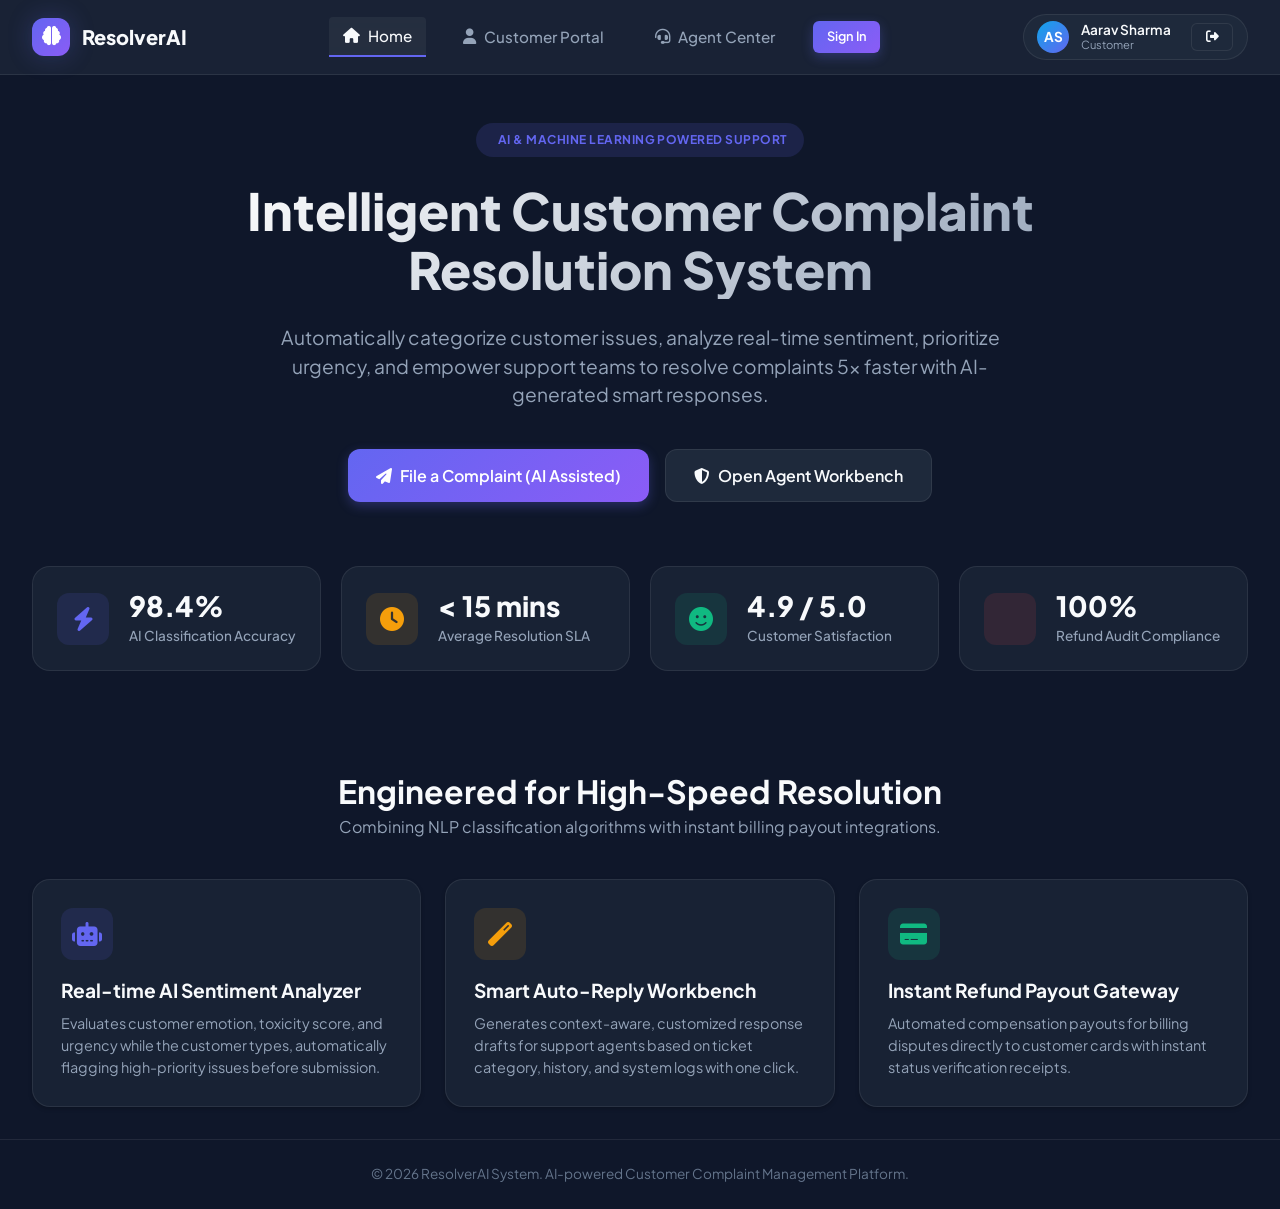
<file: frontend/index.html>
<!DOCTYPE html>
<html lang="en">
<head>
    <meta charset="UTF-8">
    <meta name="viewport" content="width=device-width, initial-scale=1.0">
    <title>AI Customer Complaint Resolution System</title>
    <meta name="description" content="AI-powered customer complaint resolution system using NLP, ML classification, sentiment analysis, and automated refund workflows.">
    <link rel="stylesheet" href="/frontend/css/style.css">
    <link rel="stylesheet" href="/frontend/css/dashboard.css">
    <link rel="stylesheet" href="https://cdnjs.cloudflare.com/ajax/libs/font-awesome/6.4.0/css/all.min.css">
</head>
<body>
    <nav class="navbar">
        <a href="/frontend/index.html" class="nav-brand">
            <div class="brand-logo"><i class="fas fa-brain"></i></div>
            <span>ResolverAI</span>
        </a>
        <ul class="nav-links">
            <li><a href="/frontend/index.html" class="nav-link active"><i class="fas fa-home"></i> Home</a></li>
            <li><a href="/frontend/customer/dashboard.html" class="nav-link"><i class="fas fa-user"></i> Customer Portal</a></li>
            <li><a href="/frontend/agent/dashboard.html" class="nav-link"><i class="fas fa-headset"></i> Agent Center</a></li>
            <li><a href="/frontend/login.html" class="btn btn-sm btn-primary">Sign In</a></li>
        </ul>
        <div id="userProfileNav"></div>
    </nav>

    <main class="container" style="display: flex; flex-direction: column; gap: 4rem; padding-top: 3rem;">
        <!-- Hero Section -->
        <section style="text-align: center; max-width: 900px; margin: 0 auto; display: flex; flex-direction: column; align-items: center; gap: 1.5rem;">
            <div class="badge" style="background: rgba(99, 102, 241, 0.15); color: var(--primary); padding: 0.5rem 1rem; border-radius: 9999px;">
                <i class="fas fa-sparkles"></i> AI & Machine Learning Powered Support
            </div>
            <h1 style="font-size: 3.2rem; font-weight: 800; line-height: 1.15; background: linear-gradient(135deg, #ffffff, #94a3b8); -webkit-background-clip: text; -webkit-text-fill-color: transparent;">
                Intelligent Customer Complaint Resolution System
            </h1>
            <p style="font-size: 1.2rem; color: var(--text-muted); max-width: 750px;">
                Automatically categorize customer issues, analyze real-time sentiment, prioritize urgency, and empower support teams to resolve complaints 5x faster with AI-generated smart responses.
            </p>
            <div style="display: flex; gap: 1rem; margin-top: 1rem;">
                <a href="/frontend/customer/create-complaint.html" class="btn btn-lg btn-primary">
                    <i class="fas fa-paper-plane"></i> File a Complaint (AI Assisted)
                </a>
                <a href="/frontend/agent/dashboard.html" class="btn btn-lg btn-secondary">
                    <i class="fas fa-shield-alt"></i> Open Agent Workbench
                </a>
            </div>
        </section>

        <!-- Dynamic System Stats Bar -->
        <section class="stats-grid">
            <div class="stat-card">
                <div class="stat-icon primary"><i class="fas fa-bolt"></i></div>
                <div class="stat-info">
                    <span class="stat-value">98.4%</span>
                    <span class="stat-label">AI Classification Accuracy</span>
                </div>
            </div>
            <div class="stat-card">
                <div class="stat-icon warning"><i class="fas fa-clock"></i></div>
                <div class="stat-info">
                    <span class="stat-value">&lt; 15 mins</span>
                    <span class="stat-label">Average Resolution SLA</span>
                </div>
            </div>
            <div class="stat-card">
                <div class="stat-icon success"><i class="fas fa-smile"></i></div>
                <div class="stat-info">
                    <span class="stat-value">4.9 / 5.0</span>
                    <span class="stat-label">Customer Satisfaction</span>
                </div>
            </div>
            <div class="stat-card">
                <div class="stat-icon danger"><i class="fas fa-shield-check"></i></div>
                <div class="stat-info">
                    <span class="stat-value">100%</span>
                    <span class="stat-label">Refund Audit Compliance</span>
                </div>
            </div>
        </section>

        <!-- Feature Capabilities -->
        <section>
            <div style="text-align: center; margin-bottom: 2.5rem;">
                <h2 style="font-size: 2rem; font-weight: 700;">Engineered for High-Speed Resolution</h2>
                <p style="color: var(--text-muted);">Combining NLP classification algorithms with instant billing payout integrations.</p>
            </div>

            <div class="grid-3">
                <div class="card">
                    <div class="stat-icon primary" style="margin-bottom: 1rem;"><i class="fas fa-robot"></i></div>
                    <h3 style="font-size: 1.2rem; font-weight: 700; margin-bottom: 0.5rem;">Real-time AI Sentiment Analyzer</h3>
                    <p style="color: var(--text-muted); font-size: 0.9rem;">
                        Evaluates customer emotion, toxicity score, and urgency while the customer types, automatically flagging high-priority issues before submission.
                    </p>
                </div>
                <div class="card">
                    <div class="stat-icon warning" style="margin-bottom: 1rem;"><i class="fas fa-magic"></i></div>
                    <h3 style="font-size: 1.2rem; font-weight: 700; margin-bottom: 0.5rem;">Smart Auto-Reply Workbench</h3>
                    <p style="color: var(--text-muted); font-size: 0.9rem;">
                        Generates context-aware, customized response drafts for support agents based on ticket category, history, and system logs with one click.
                    </p>
                </div>
                <div class="card">
                    <div class="stat-icon success" style="margin-bottom: 1rem;"><i class="fas fa-credit-card"></i></div>
                    <h3 style="font-size: 1.2rem; font-weight: 700; margin-bottom: 0.5rem;">Instant Refund Payout Gateway</h3>
                    <p style="color: var(--text-muted); font-size: 0.9rem;">
                        Automated compensation payouts for billing disputes directly to customer cards with instant status verification receipts.
                    </p>
                </div>
            </div>
        </section>
    </main>

    <footer>
        <p>&copy; 2026 ResolverAI System. AI-powered Customer Complaint Management Platform.</p>
    </footer>

    <script src="/frontend/js/api.js"></script>
    <script src="/frontend/js/auth.js"></script>
</body>
</html>
</file>
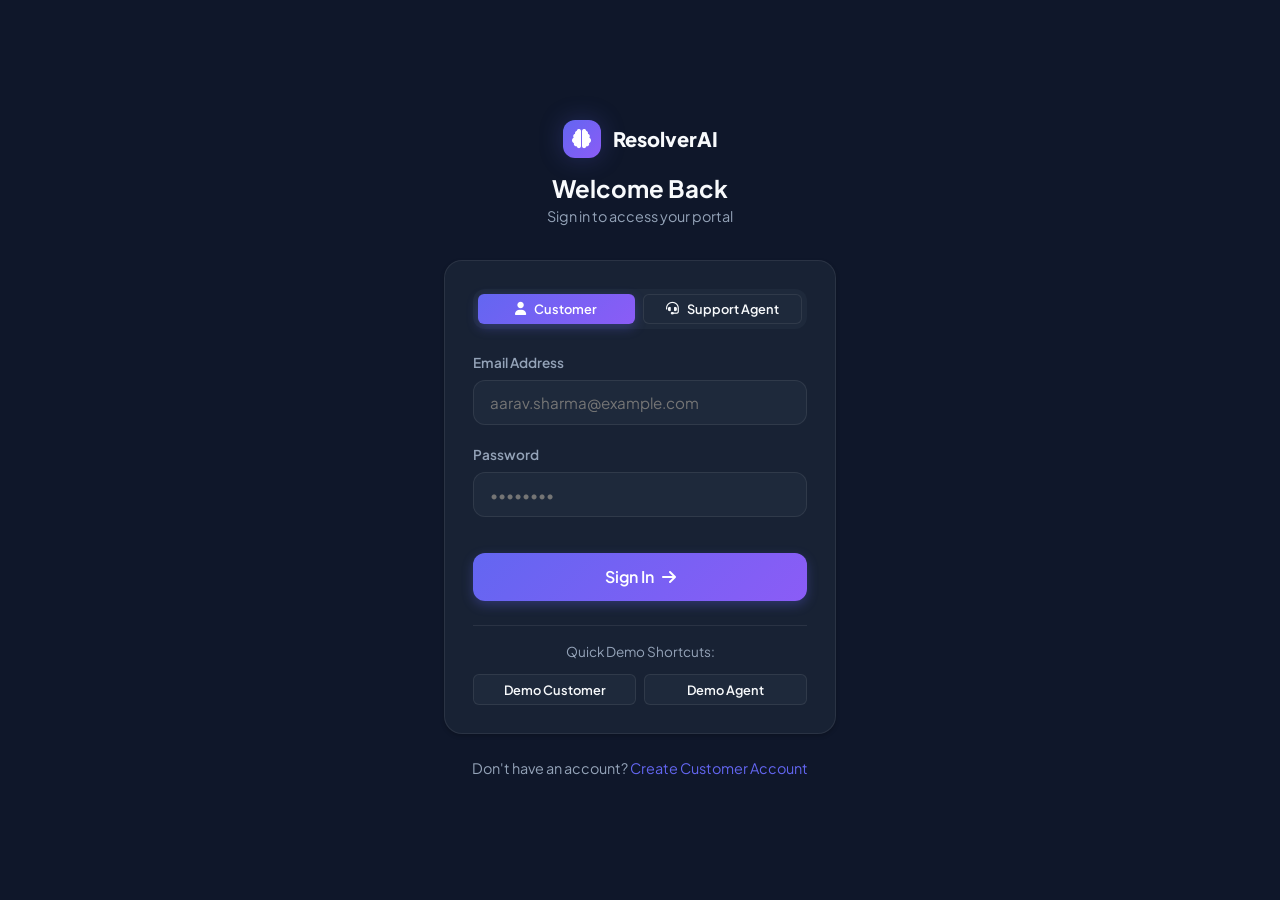
<file: frontend/login.html>
<!DOCTYPE html>
<html lang="en">
<head>
    <meta charset="UTF-8">
    <meta name="viewport" content="width=device-width, initial-scale=1.0">
    <title>Sign In - AI Customer Complaint System</title>
    <link rel="stylesheet" href="/frontend/css/style.css">
    <link rel="stylesheet" href="https://cdnjs.cloudflare.com/ajax/libs/font-awesome/6.4.0/css/all.min.css">
</head>
<body style="justify-content: center; align-items: center; min-height: 100vh;">
    <div style="width: 100%; max-width: 440px; padding: 1.5rem;">
        <div style="text-align: center; margin-bottom: 2rem;">
            <a href="/frontend/index.html" class="nav-brand" style="justify-content: center; margin-bottom: 0.75rem;">
                <div class="brand-logo"><i class="fas fa-brain"></i></div>
                <span>ResolverAI</span>
            </a>
            <h2 style="font-size: 1.5rem; font-weight: 700;">Welcome Back</h2>
            <p style="color: var(--text-muted); font-size: 0.9rem;">Sign in to access your portal</p>
        </div>

        <div class="card">
            <div style="display: flex; gap: 0.5rem; background: var(--bg-surface); padding: 0.3rem; border-radius: var(--radius-md); margin-bottom: 1.5rem;">
                <button type="button" id="tabCustomer" class="btn btn-sm btn-primary" style="flex: 1;">
                    <i class="fas fa-user"></i> Customer
                </button>
                <button type="button" id="tabAgent" class="btn btn-sm btn-secondary" style="flex: 1;">
                    <i class="fas fa-headset"></i> Support Agent
                </button>
            </div>

            <form id="loginForm">
                <div class="form-group">
                    <label class="form-label">Email Address</label>
                    <input type="email" id="emailInput" class="form-control" placeholder="aarav.sharma@example.com" required>
                </div>
                <div class="form-group">
                    <label class="form-label">Password</label>
                    <input type="password" id="passwordInput" class="form-control" placeholder="••••••••" required>
                </div>

                <button type="submit" class="btn btn-primary btn-full btn-lg" style="margin-top: 1rem;">
                    Sign In <i class="fas fa-arrow-right"></i>
                </button>
            </form>

            <div style="margin-top: 1.5rem; border-top: 1px solid var(--border-color); padding-top: 1rem; text-align: center;">
                <p style="font-size: 0.85rem; color: var(--text-muted); margin-bottom: 0.75rem;">Quick Demo Shortcuts:</p>
                <div style="display: flex; gap: 0.5rem;">
                    <button type="button" id="btnQuickCustomer" class="btn btn-sm btn-secondary" style="flex: 1;">
                        Demo Customer
                    </button>
                    <button type="button" id="btnQuickAgent" class="btn btn-sm btn-secondary" style="flex: 1;">
                        Demo Agent
                    </button>
                </div>
            </div>
        </div>

        <p style="text-align: center; margin-top: 1.5rem; font-size: 0.9rem; color: var(--text-muted);">
            Don't have an account? <a href="/frontend/register.html">Create Customer Account</a>
        </p>
    </div>

    <script src="/frontend/js/api.js"></script>
    <script src="/frontend/js/auth.js"></script>
    <script>
        document.addEventListener('DOMContentLoaded', () => {
            let activeRole = 'customer';
            const tabCustomer = document.getElementById('tabCustomer');
            const tabAgent = document.getElementById('tabAgent');
            const emailInput = document.getElementById('emailInput');
            const passwordInput = document.getElementById('passwordInput');

            tabCustomer.addEventListener('click', () => {
                activeRole = 'customer';
                tabCustomer.className = 'btn btn-sm btn-primary';
                tabAgent.className = 'btn btn-sm btn-secondary';
                emailInput.value = 'aarav.sharma@example.com';
                passwordInput.value = 'password123';
            });

            tabAgent.addEventListener('click', () => {
                activeRole = 'agent';
                tabAgent.className = 'btn btn-sm btn-primary';
                tabCustomer.className = 'btn btn-sm btn-secondary';
                emailInput.value = 'agent@support.com';
                passwordInput.value = 'adminpassword';
            });

            document.getElementById('btnQuickCustomer').addEventListener('click', () => {
                tabCustomer.click();
            });

            document.getElementById('btnQuickAgent').addEventListener('click', () => {
                tabAgent.click();
            });

            document.getElementById('loginForm').addEventListener('submit', (e) => {
                e.preventDefault();
                const res = window.auth.login(emailInput.value.trim(), passwordInput.value.trim());
                if (res.success) {
                    if (res.user.role === 'agent') {
                        window.location.href = '/frontend/agent/dashboard.html';
                    } else {
                        window.location.href = '/frontend/customer/dashboard.html';
                    }
                } else {
                    alert(res.message);
                }
            });
        });
    </script>
</body>
</html>
</file>
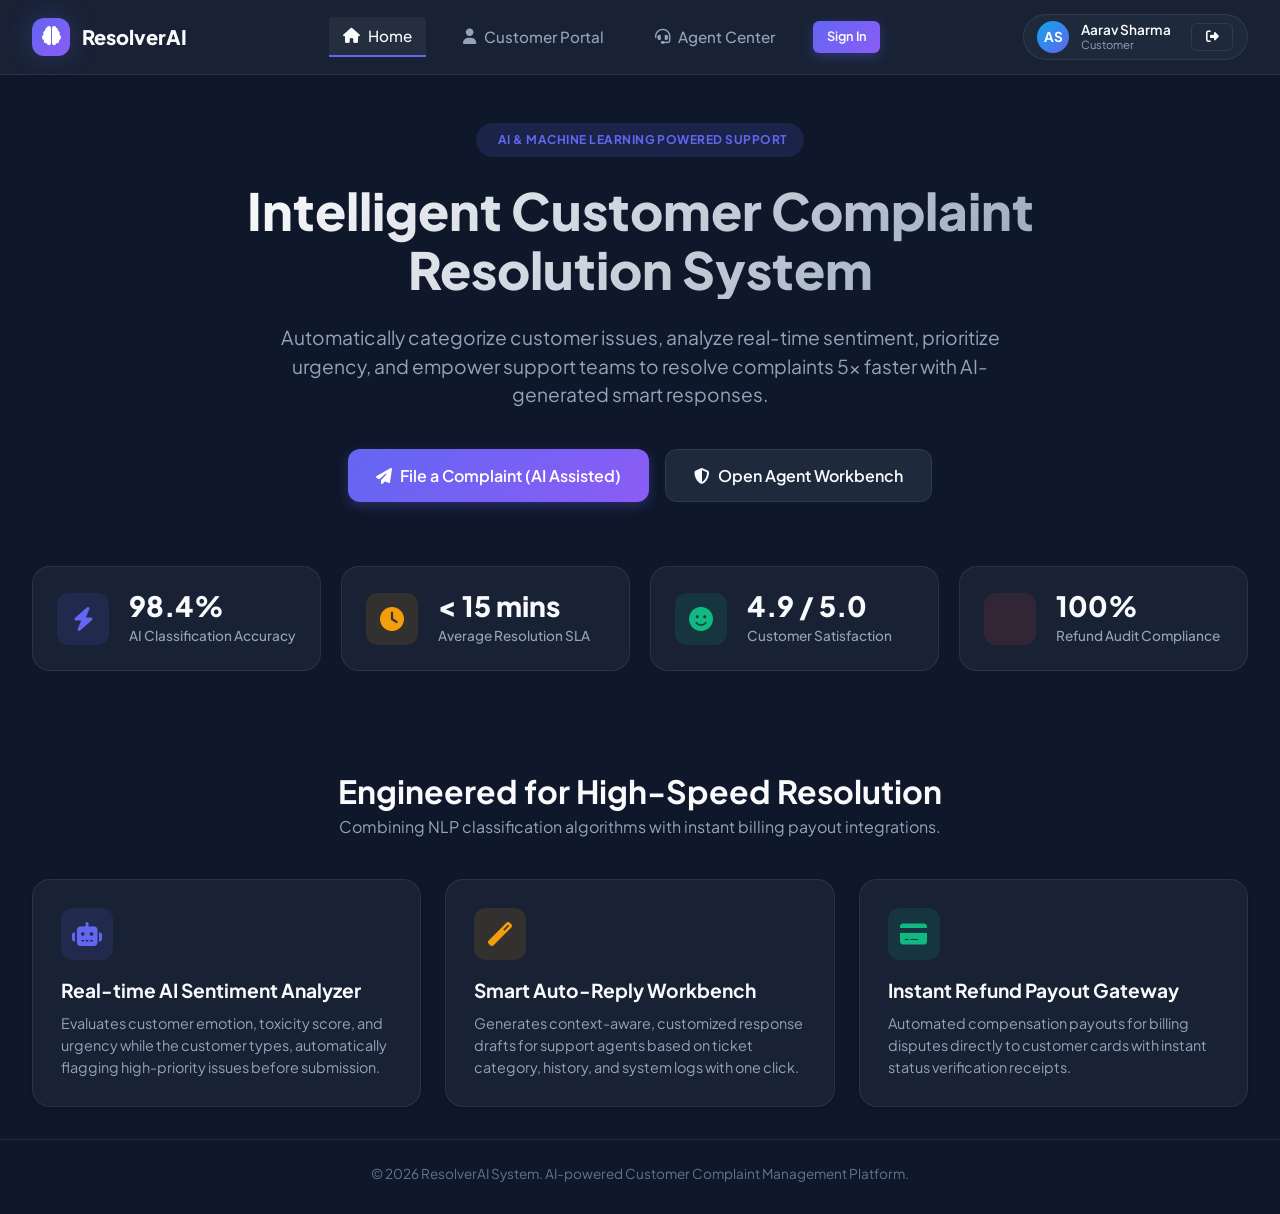
<file: frontend/project Aiml.html>
<!DOCTYPE html>
<html lang="en">
<head>
    <meta charset="UTF-8">
    <meta http-equiv="refresh" content="0; url=/frontend/index.html">
    <title>Redirecting to AI Customer Complaint System...</title>
</head>
<body>
    <p>Redirecting to <a href="/frontend/index.html">ResolverAI Platform</a>...</p>
</body>
</html>
</file>
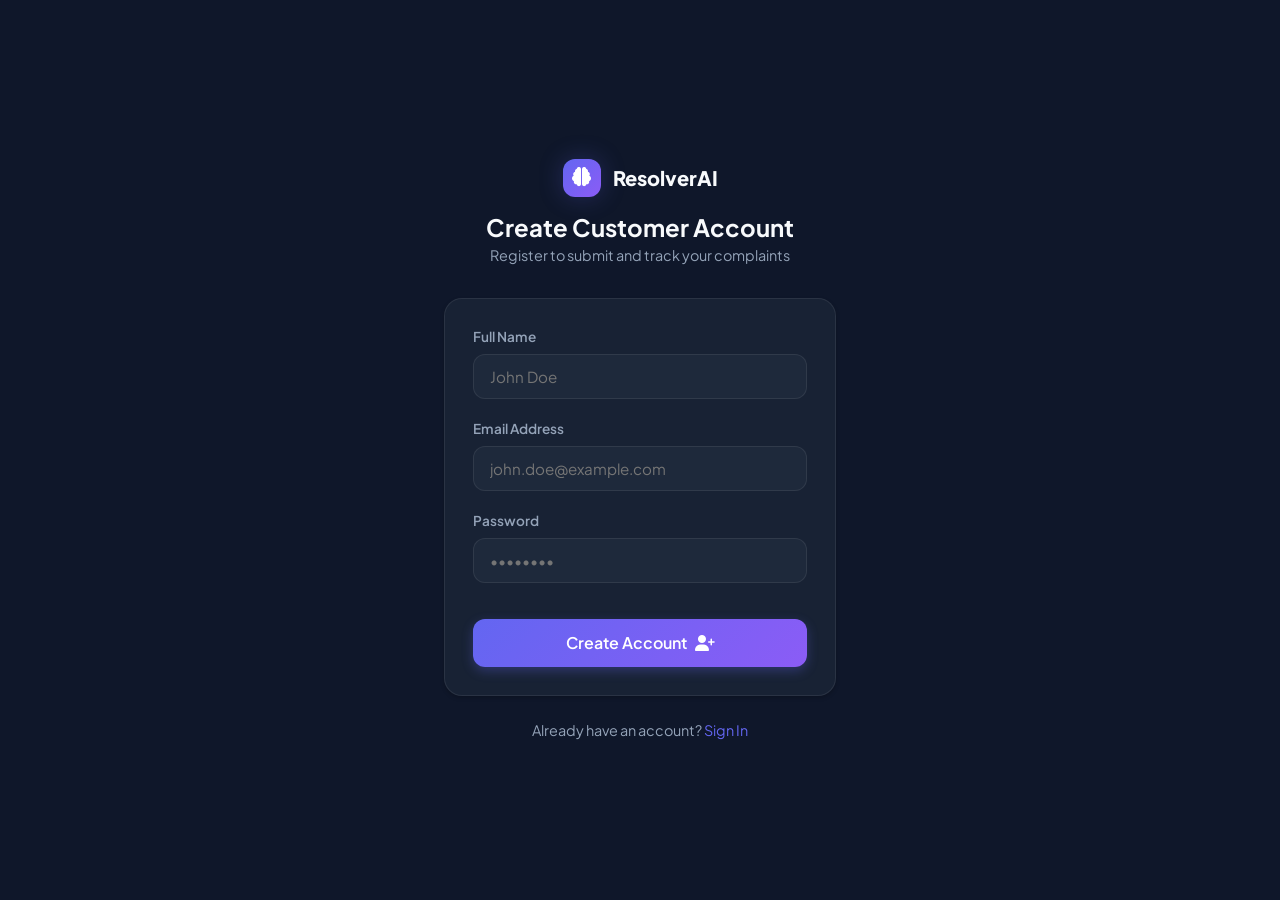
<file: frontend/register.html>
<!DOCTYPE html>
<html lang="en">
<head>
    <meta charset="UTF-8">
    <meta name="viewport" content="width=device-width, initial-scale=1.0">
    <title>Create Account - AI Customer Complaint System</title>
    <link rel="stylesheet" href="/frontend/css/style.css">
    <link rel="stylesheet" href="https://cdnjs.cloudflare.com/ajax/libs/font-awesome/6.4.0/css/all.min.css">
</head>
<body style="justify-content: center; align-items: center; min-height: 100vh;">
    <div style="width: 100%; max-width: 440px; padding: 1.5rem;">
        <div style="text-align: center; margin-bottom: 2rem;">
            <a href="/frontend/index.html" class="nav-brand" style="justify-content: center; margin-bottom: 0.75rem;">
                <div class="brand-logo"><i class="fas fa-brain"></i></div>
                <span>ResolverAI</span>
            </a>
            <h2 style="font-size: 1.5rem; font-weight: 700;">Create Customer Account</h2>
            <p style="color: var(--text-muted); font-size: 0.9rem;">Register to submit and track your complaints</p>
        </div>

        <div class="card">
            <form id="registerForm">
                <div class="form-group">
                    <label class="form-label">Full Name</label>
                    <input type="text" id="regName" class="form-control" placeholder="John Doe" required>
                </div>
                <div class="form-group">
                    <label class="form-label">Email Address</label>
                    <input type="email" id="regEmail" class="form-control" placeholder="john.doe@example.com" required>
                </div>
                <div class="form-group">
                    <label class="form-label">Password</label>
                    <input type="password" id="regPassword" class="form-control" placeholder="••••••••" required>
                </div>

                <button type="submit" class="btn btn-primary btn-full btn-lg" style="margin-top: 1rem;">
                    Create Account <i class="fas fa-user-plus"></i>
                </button>
            </form>
        </div>

        <p style="text-align: center; margin-top: 1.5rem; font-size: 0.9rem; color: var(--text-muted);">
            Already have an account? <a href="/frontend/login.html">Sign In</a>
        </p>
    </div>

    <script src="/frontend/js/api.js"></script>
    <script src="/frontend/js/auth.js"></script>
    <script>
        document.getElementById('registerForm').addEventListener('submit', (e) => {
            e.preventDefault();
            const name = document.getElementById('regName').value.trim();
            const email = document.getElementById('regEmail').value.trim();
            const password = document.getElementById('regPassword').value.trim();

            const res = window.auth.register(name, email, password, 'customer');
            if (res.success) {
                window.location.href = '/frontend/customer/dashboard.html';
            } else {
                alert(res.message);
            }
        });
    </script>
</body>
</html>
</file>
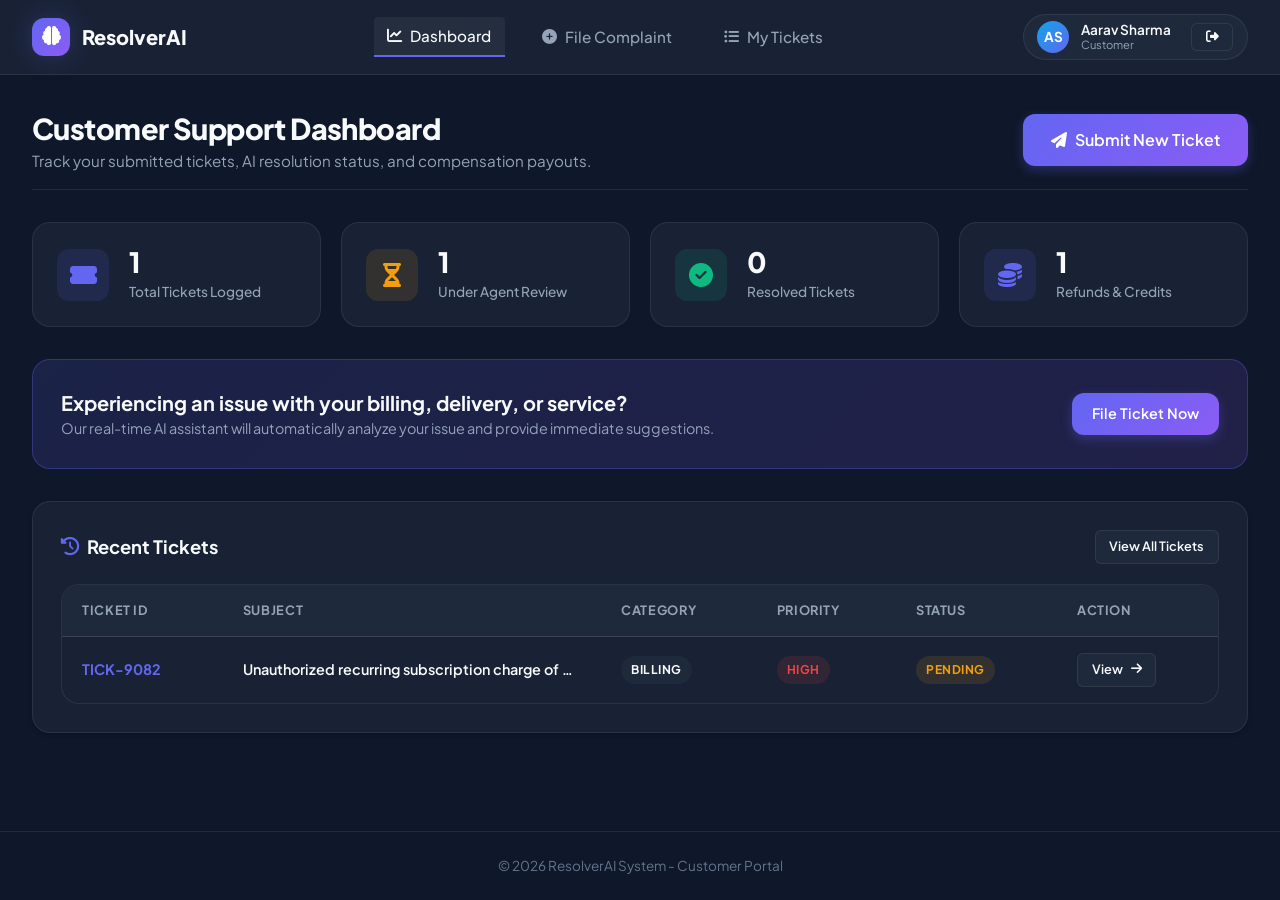
<file: frontend/agent/complaint-details.html>
<!DOCTYPE html>
<html lang="en">
<head>
    <meta charset="UTF-8">
    <meta name="viewport" content="width=device-width, initial-scale=1.0">
    <title>Agent Workbench - ResolverAI Admin</title>
    <link rel="stylesheet" href="/frontend/css/style.css">
    <link rel="stylesheet" href="/frontend/css/dashboard.css">
    <link rel="stylesheet" href="/frontend/css/complaint.css">
    <link rel="stylesheet" href="https://cdnjs.cloudflare.com/ajax/libs/font-awesome/6.4.0/css/all.min.css">
</head>
<body>
    <nav class="navbar">
        <a href="/frontend/index.html" class="nav-brand">
            <div class="brand-logo"><i class="fas fa-brain"></i></div>
            <span>ResolverAI Admin</span>
        </a>
        <ul class="nav-links">
            <li><a href="/frontend/agent/dashboard.html" class="nav-link"><i class="fas fa-tachometer-alt"></i> Command Center</a></li>
            <li><a href="/frontend/agent/complaints.html" class="nav-link active"><i class="fas fa-tasks"></i> Support Queue</a></li>
        </ul>
        <div id="userProfileNav"></div>
    </nav>

    <main class="container">
        <div style="margin-bottom: 1.5rem; display: flex; justify-content: space-between; align-items: center;">
            <a href="/frontend/agent/complaints.html" class="btn btn-sm btn-secondary">
                <i class="fas fa-arrow-left"></i> Back to Support Queue
            </a>
            <div style="display: flex; gap: 0.75rem;">
                <button type="button" id="btnApproveRefund" class="btn btn-sm btn-success">
                    <i class="fas fa-hand-holding-usd"></i> Approve Compensation Refund
                </button>
                <button type="button" id="btnMarkResolved" class="btn btn-sm btn-primary">
                    <i class="fas fa-check-circle"></i> Mark Ticket Resolved
                </button>
            </div>
        </div>

        <div class="ticket-detail-grid">
            <!-- Main Column: Chat History & AI Reply Workbench -->
            <div class="card">
                <div class="card-header">
                    <div>
                        <span id="wbTicketId" class="ticket-id" style="font-size: 1.1rem;">TICK-XXXX</span>
                        <h2 id="wbSubject" style="font-size: 1.25rem; font-weight: 700; margin-top: 0.25rem;">Complaint Subject Title</h2>
                    </div>
                    <span id="wbStatusBadge" class="badge badge-pending">Pending</span>
                </div>

                <!-- Chat History -->
                <div id="agentChatMessages" class="chat-history">
                    <!-- Rendered by agent.js -->
                </div>

                <!-- Agent Message Composer with AI Smart Auto-Reply Generator -->
                <form id="agentReplyForm" style="border-top: 1px solid var(--border-color); padding-top: 1.25rem;">
                    <div style="display: flex; justify-content: space-between; align-items: center; margin-bottom: 0.75rem;">
                        <span style="font-size: 0.85rem; font-weight: 700; color: var(--text-muted);">Reply to Customer</span>
                        <button type="button" id="btnAiDraftReply" class="btn btn-sm btn-secondary" style="color: var(--accent); border-color: rgba(139, 92, 246, 0.3); background: rgba(139, 92, 246, 0.1);">
                            <i class="fas fa-wand-magic-sparkles"></i> AI Draft Smart Response
                        </button>
                    </div>

                    <textarea id="agentReplyInput" class="form-control" style="min-height: 120px; margin-bottom: 0.75rem;" placeholder="Type agent message or click 'AI Draft Smart Response' above..." required></textarea>

                    <div style="display: flex; justify-content: flex-end;">
                        <button type="submit" class="btn btn-primary">
                            <i class="fas fa-paper-plane"></i> Send Reply to Customer
                        </button>
                    </div>
                </form>
            </div>

            <!-- Right Column: Ticket Metadata & Customer Sentiment Analysis -->
            <div>
                <!-- Customer Info Card -->
                <div class="card" style="margin-bottom: 1.5rem;">
                    <h3 class="card-title" style="font-size: 1rem; margin-bottom: 1rem;"><i class="fas fa-user-circle text-primary"></i> Customer Profile</h3>
                    
                    <div style="display: flex; flex-direction: column; gap: 0.75rem; font-size: 0.9rem;">
                        <div class="flex-between">
                            <span class="text-muted">Name</span>
                            <strong id="wbCustomerName">--</strong>
                        </div>
                        <div class="flex-between">
                            <span class="text-muted">Email</span>
                            <span id="wbCustomerEmail" class="text-subtle" style="font-size: 0.8rem;">--</span>
                        </div>
                    </div>
                </div>

                <!-- AI Sentiment & Priority Card -->
                <div class="card" style="margin-bottom: 1.5rem;">
                    <h3 class="card-title" style="font-size: 1rem; margin-bottom: 1rem;"><i class="fas fa-brain text-accent"></i> AI Intelligence Triage</h3>

                    <div style="display: flex; flex-direction: column; gap: 0.85rem; font-size: 0.9rem;">
                        <div class="flex-between">
                            <span class="text-muted">Category</span>
                            <span id="wbCategory" class="badge" style="background: var(--bg-surface);">--</span>
                        </div>
                        <div class="flex-between">
                            <span class="text-muted">Urgency Score</span>
                            <span id="wbPriorityBadge" class="badge badge-high">--</span>
                        </div>
                        <div class="flex-between">
                            <span class="text-muted">Customer Sentiment</span>
                            <span id="wbSentimentPill" class="sentiment-pill sentiment-negative">--</span>
                        </div>
                        <div class="flex-between">
                            <span class="text-muted">SLA Deadline</span>
                            <span id="wbSlaDeadline" style="font-size: 0.8rem; color: var(--warning); font-weight: 700;">--</span>
                        </div>
                    </div>
                </div>
            </div>
        </div>
    </main>

    <footer>
        <p>&copy; 2026 ResolverAI System - Support Agent Workbench</p>
    </footer>

    <script src="/frontend/js/api.js"></script>
    <script src="/frontend/js/auth.js"></script>
    <script src="/frontend/js/agent.js"></script>
    <script>
        document.addEventListener('DOMContentLoaded', () => {
            window.auth.requireRole('agent');
        });
    </script>
</body>
</html>
</file>
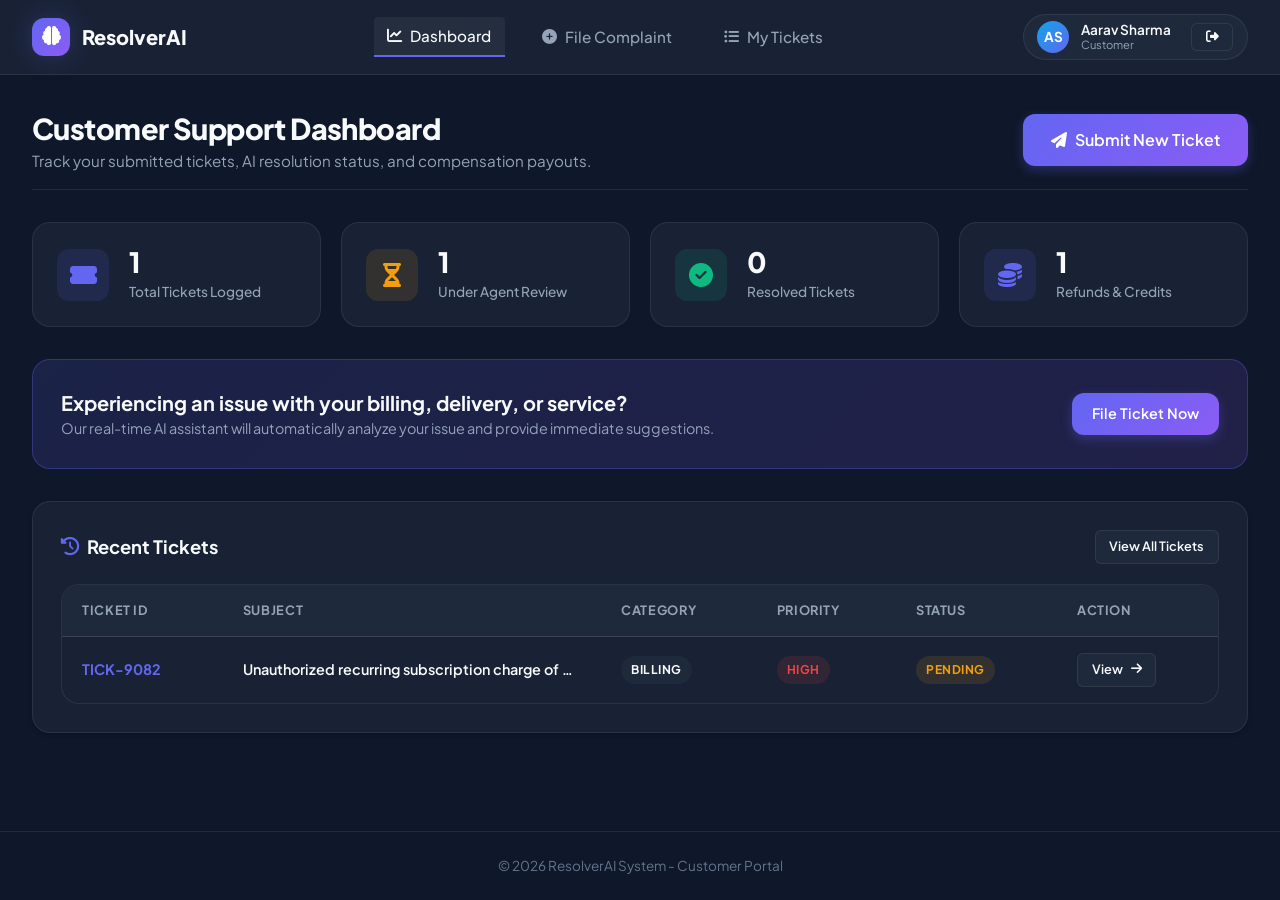
<file: frontend/agent/complaints.html>
<!DOCTYPE html>
<html lang="en">
<head>
    <meta charset="UTF-8">
    <meta name="viewport" content="width=device-width, initial-scale=1.0">
    <title>Support Queue - ResolverAI Admin</title>
    <link rel="stylesheet" href="/frontend/css/style.css">
    <link rel="stylesheet" href="/frontend/css/dashboard.css">
    <link rel="stylesheet" href="/frontend/css/complaint.css">
    <link rel="stylesheet" href="https://cdnjs.cloudflare.com/ajax/libs/font-awesome/6.4.0/css/all.min.css">
</head>
<body>
    <nav class="navbar">
        <a href="/frontend/index.html" class="nav-brand">
            <div class="brand-logo"><i class="fas fa-brain"></i></div>
            <span>ResolverAI Admin</span>
        </a>
        <ul class="nav-links">
            <li><a href="/frontend/agent/dashboard.html" class="nav-link"><i class="fas fa-tachometer-alt"></i> Command Center</a></li>
            <li><a href="/frontend/agent/complaints.html" class="nav-link active"><i class="fas fa-tasks"></i> Support Queue</a></li>
        </ul>
        <div id="userProfileNav"></div>
    </nav>

    <main class="container">
        <div class="dashboard-header">
            <div class="dashboard-title">
                <h1>Support Queue Management</h1>
                <p>Filter complaints by AI priority, category, sentiment score, and agent assignment status.</p>
            </div>
        </div>

        <div class="card">
            <!-- Filter Bar -->
            <div style="display: flex; gap: 1rem; margin-bottom: 1.5rem; flex-wrap: wrap;">
                <div style="flex: 2; min-width: 220px;">
                    <input type="text" id="agentSearchInput" class="form-control" placeholder="Search ticket ID, customer name, email, or keywords...">
                </div>
                <div style="flex: 1; min-width: 140px;">
                    <select id="agentStatusFilter" class="form-select">
                        <option value="All">All Statuses</option>
                        <option value="Pending">Pending</option>
                        <option value="In Progress">In Progress</option>
                        <option value="Resolved">Resolved</option>
                    </select>
                </div>
                <div style="flex: 1; min-width: 140px;">
                    <select id="agentPriorityFilter" class="form-select">
                        <option value="All">All Priorities</option>
                        <option value="High">High Urgency</option>
                        <option value="Medium">Medium Urgency</option>
                        <option value="Low">Low Urgency</option>
                    </select>
                </div>
                <div style="flex: 1; min-width: 140px;">
                    <select id="agentCategoryFilter" class="form-select">
                        <option value="All">All Categories</option>
                        <option value="Billing">Billing</option>
                        <option value="Technical">Technical</option>
                        <option value="Delivery">Delivery</option>
                        <option value="Service">Service</option>
                    </select>
                </div>
            </div>

            <!-- Queue Table -->
            <div class="table-container">
                <table class="complaint-table">
                    <thead>
                        <tr>
                            <th>Ticket ID</th>
                            <th>Customer</th>
                            <th>Subject</th>
                            <th>Category</th>
                            <th>Priority</th>
                            <th>Sentiment</th>
                            <th>Status</th>
                            <th>Action</th>
                        </tr>
                    </thead>
                    <tbody id="agentFullQueueTable">
                        <!-- Loaded dynamically via agent.js -->
                    </tbody>
                </table>
            </div>
        </div>
    </main>

    <footer>
        <p>&copy; 2026 ResolverAI System - Support Agent Workbench</p>
    </footer>

    <script src="/frontend/js/api.js"></script>
    <script src="/frontend/js/auth.js"></script>
    <script src="/frontend/js/agent.js"></script>
    <script>
        document.addEventListener('DOMContentLoaded', () => {
            window.auth.requireRole('agent');
        });
    </script>
</body>
</html>
</file>
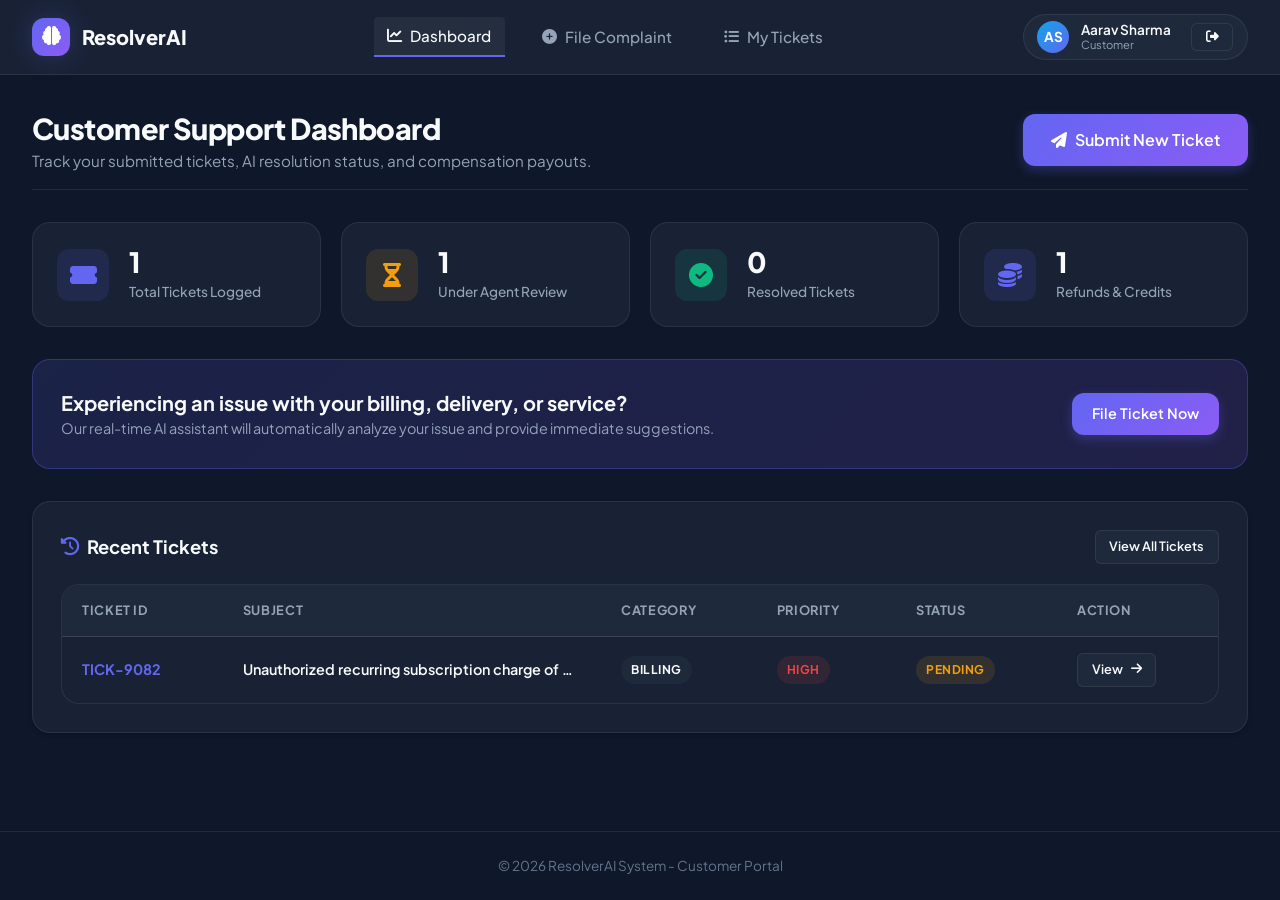
<file: frontend/agent/dashboard.html>
<!DOCTYPE html>
<html lang="en">
<head>
    <meta charset="UTF-8">
    <meta name="viewport" content="width=device-width, initial-scale=1.0">
    <title>Agent Command Center - ResolverAI</title>
    <link rel="stylesheet" href="/frontend/css/style.css">
    <link rel="stylesheet" href="/frontend/css/dashboard.css">
    <link rel="stylesheet" href="/frontend/css/complaint.css">
    <link rel="stylesheet" href="https://cdnjs.cloudflare.com/ajax/libs/font-awesome/6.4.0/css/all.min.css">
</head>
<body>
    <nav class="navbar">
        <a href="/frontend/index.html" class="nav-brand">
            <div class="brand-logo"><i class="fas fa-brain"></i></div>
            <span>ResolverAI Admin</span>
        </a>
        <ul class="nav-links">
            <li><a href="/frontend/agent/dashboard.html" class="nav-link active"><i class="fas fa-tachometer-alt"></i> Command Center</a></li>
            <li><a href="/frontend/agent/complaints.html" class="nav-link"><i class="fas fa-tasks"></i> Support Queue</a></li>
        </ul>
        <div id="userProfileNav"></div>
    </nav>

    <main class="container">
        <div class="dashboard-header">
            <div class="dashboard-title">
                <h1>Support Agent Command Center</h1>
                <p>Monitor SLA compliance, high-risk sentiment alerts, and AI ticket triage queue.</p>
            </div>
            <a href="/frontend/agent/complaints.html" class="btn btn-primary btn-lg">
                <i class="fas fa-list-ol"></i> Manage Queue
            </a>
        </div>

        <!-- Metric Cards -->
        <section class="stats-grid">
            <div class="stat-card">
                <div class="stat-icon warning"><i class="fas fa-inbox"></i></div>
                <div class="stat-info">
                    <span class="stat-value" id="statUnassigned">0</span>
                    <span class="stat-label">Unassigned / Pending</span>
                </div>
            </div>
            <div class="stat-card">
                <div class="stat-icon danger"><i class="fas fa-exclamation-triangle"></i></div>
                <div class="stat-info">
                    <span class="stat-value" id="statHighPriority">0</span>
                    <span class="stat-label">High Priority / Urgent</span>
                </div>
            </div>
            <div class="stat-card">
                <div class="stat-icon success"><i class="fas fa-check-double"></i></div>
                <div class="stat-info">
                    <span class="stat-value" id="statAgentResolved">0</span>
                    <span class="stat-label">Resolved Tickets</span>
                </div>
            </div>
            <div class="stat-card">
                <div class="stat-icon primary"><i class="fas fa-heartbeat"></i></div>
                <div class="stat-info">
                    <span class="stat-value" id="statAvgSentiment">--</span>
                    <span class="stat-label">Customer Sentiment Index</span>
                </div>
            </div>
        </section>

        <!-- Category & SLA Distribution -->
        <div class="grid-2" style="margin-bottom: 2rem;">
            <!-- Category Volume Breakdown -->
            <div class="card">
                <div class="card-header">
                    <h3 class="card-title"><i class="fas fa-chart-pie text-primary"></i> Category Volume Breakdown</h3>
                </div>
                <div class="chart-container">
                    <div class="chart-bar-group">
                        <div class="chart-bar" style="height: 75%; background: var(--primary);"></div>
                        <span class="chart-bar-label">Billing</span>
                    </div>
                    <div class="chart-bar-group">
                        <div class="chart-bar" style="height: 50%; background: var(--secondary);"></div>
                        <span class="chart-bar-label">Technical</span>
                    </div>
                    <div class="chart-bar-group">
                        <div class="chart-bar" style="height: 35%; background: var(--warning);"></div>
                        <span class="chart-bar-label">Delivery</span>
                    </div>
                    <div class="chart-bar-group">
                        <div class="chart-bar" style="height: 25%; background: var(--success);"></div>
                        <span class="chart-bar-label">Service</span>
                    </div>
                </div>
            </div>

            <!-- Urgent SLA Alert Box -->
            <div class="card" style="border-left: 4px solid var(--danger);">
                <div class="card-header">
                    <h3 class="card-title"><i class="fas fa-bell text-danger"></i> AI SLA Breach Warnings</h3>
                    <span class="badge badge-high">2 Imminent Breaches</span>
                </div>
                <div class="activity-list">
                    <div class="activity-item">
                        <div class="activity-badge-dot" style="background: var(--danger);"></div>
                        <div class="activity-content">
                            <div class="activity-title">TICK-9082: Unauthorized recurring charge of $49.99</div>
                            <div class="activity-desc">Customer Sentiment: Negative (18%) | SLA Deadline in 2 hrs</div>
                        </div>
                        <a href="/frontend/agent/complaint-details.html?id=TICK-9082" class="btn btn-sm btn-danger">Resolve Now</a>
                    </div>
                    <div class="activity-item">
                        <div class="activity-badge-dot" style="background: var(--warning);"></div>
                        <div class="activity-content">
                            <div class="activity-title">TICK-9083: API Gateway HTTP 500 Webhook Errors</div>
                            <div class="activity-desc">Technical Priority High | SLA Deadline in 4 hrs</div>
                        </div>
                        <a href="/frontend/agent/complaint-details.html?id=TICK-9083" class="btn btn-sm btn-secondary">Open Ticket</a>
                    </div>
                </div>
            </div>
        </div>

        <!-- High Priority & Pending Ticket Queue Table -->
        <section class="card">
            <div class="card-header">
                <h2 class="card-title"><i class="fas fa-fire text-danger"></i> Immediate Attention Queue</h2>
                <a href="/frontend/agent/complaints.html" class="btn btn-sm btn-secondary">Full Queue</a>
            </div>
            <div class="table-container">
                <table class="complaint-table">
                    <thead>
                        <tr>
                            <th>Ticket ID</th>
                            <th>Customer</th>
                            <th>Subject</th>
                            <th>Category</th>
                            <th>Priority</th>
                            <th>Sentiment</th>
                            <th>Status</th>
                            <th>Action</th>
                        </tr>
                    </thead>
                    <tbody id="agentUrgentTable">
                        <!-- Loaded dynamically by agent.js -->
                    </tbody>
                </table>
            </div>
        </section>
    </main>

    <footer>
        <p>&copy; 2026 ResolverAI System - Support Agent Workbench</p>
    </footer>

    <script src="/frontend/js/api.js"></script>
    <script src="/frontend/js/auth.js"></script>
    <script src="/frontend/js/agent.js"></script>
    <script>
        document.addEventListener('DOMContentLoaded', () => {
            window.auth.requireRole('agent');
        });
    </script>
</body>
</html>
</file>
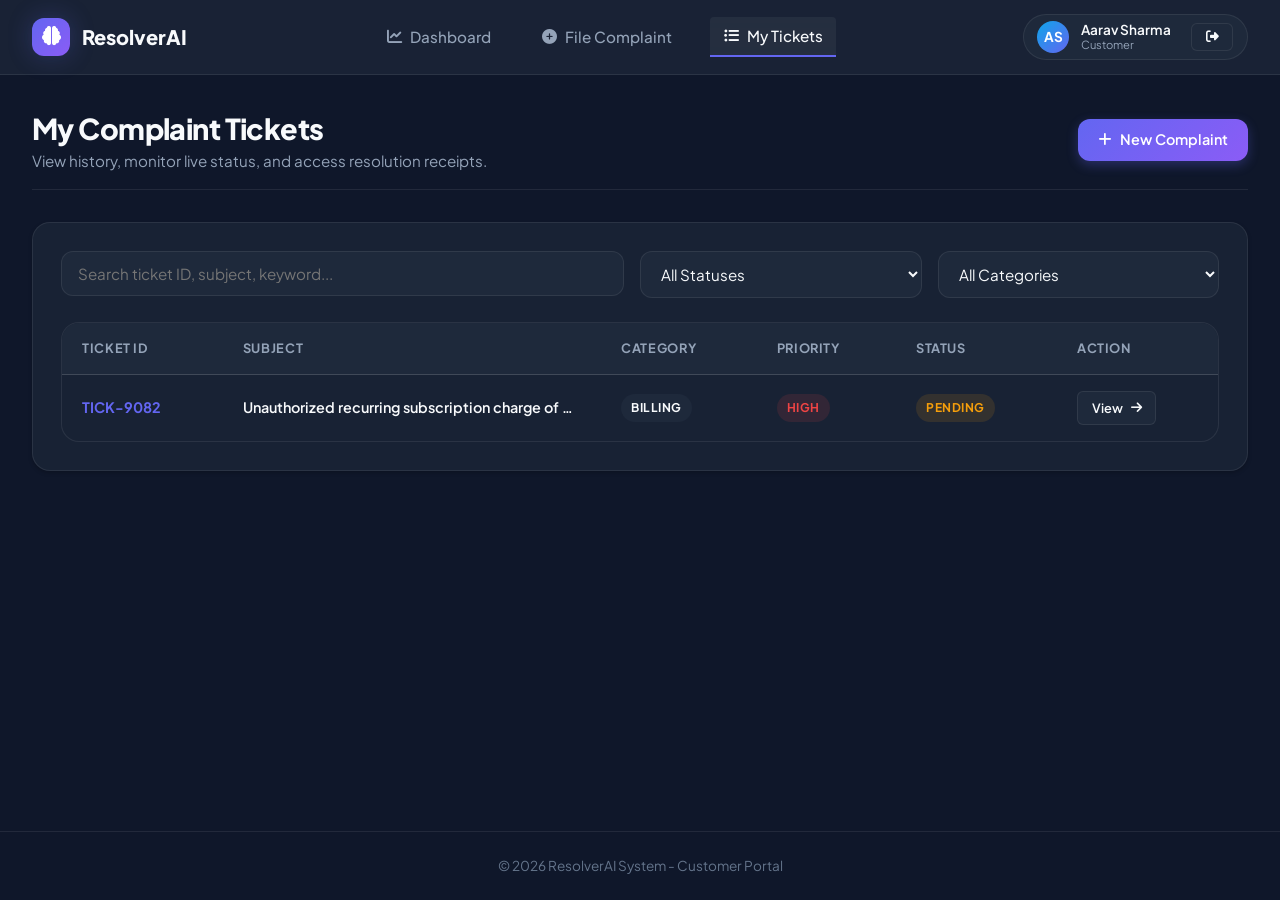
<file: frontend/customer/complaint-details.html>
<!DOCTYPE html>
<html lang="en">
<head>
    <meta charset="UTF-8">
    <meta name="viewport" content="width=device-width, initial-scale=1.0">
    <title>Ticket Details - ResolverAI</title>
    <link rel="stylesheet" href="/frontend/css/style.css">
    <link rel="stylesheet" href="/frontend/css/dashboard.css">
    <link rel="stylesheet" href="/frontend/css/complaint.css">
    <link rel="stylesheet" href="https://cdnjs.cloudflare.com/ajax/libs/font-awesome/6.4.0/css/all.min.css">
</head>
<body>
    <nav class="navbar">
        <a href="/frontend/index.html" class="nav-brand">
            <div class="brand-logo"><i class="fas fa-brain"></i></div>
            <span>ResolverAI</span>
        </a>
        <ul class="nav-links">
            <li><a href="/frontend/customer/dashboard.html" class="nav-link"><i class="fas fa-chart-line"></i> Dashboard</a></li>
            <li><a href="/frontend/customer/create-complaint.html" class="nav-link"><i class="fas fa-plus-circle"></i> File Complaint</a></li>
            <li><a href="/frontend/customer/complaints.html" class="nav-link active"><i class="fas fa-list-ul"></i> My Tickets</a></li>
        </ul>
        <div id="userProfileNav"></div>
    </nav>

    <main class="container">
        <div style="margin-bottom: 1.5rem;">
            <a href="/frontend/customer/complaints.html" class="btn btn-sm btn-secondary">
                <i class="fas fa-arrow-left"></i> Back to My Tickets
            </a>
        </div>

        <div class="ticket-detail-grid">
            <!-- Left Side: Conversation Chat Stream -->
            <div class="card">
                <div class="card-header">
                    <div>
                        <span id="detailTicketId" class="ticket-id" style="font-size: 1.1rem;">TICK-XXXX</span>
                        <h2 id="detailSubject" style="font-size: 1.25rem; font-weight: 700; margin-top: 0.25rem;">Complaint Subject</h2>
                    </div>
                    <span id="detailStatusBadge" class="badge badge-pending">Pending</span>
                </div>

                <!-- Chat Stream -->
                <div id="chatMessagesContainer" class="chat-history">
                    <!-- Rendered by customer.js -->
                </div>

                <!-- Reply Input -->
                <form id="replyForm" style="display: flex; gap: 0.75rem; border-top: 1px solid var(--border-color); padding-top: 1rem;">
                    <input type="text" id="replyTextInput" class="form-control" placeholder="Type a message to your support agent..." required>
                    <button type="submit" class="btn btn-primary">
                        <i class="fas fa-paper-plane"></i> Send
                    </button>
                </form>
            </div>

            <!-- Right Side: Ticket Metadata & Resolution Payout Action Box -->
            <div>
                <div class="card" style="margin-bottom: 1.5rem;">
                    <h3 class="card-title" style="font-size: 1rem; margin-bottom: 1rem;"><i class="fas fa-info-circle text-primary"></i> Ticket Information</h3>
                    
                    <div style="display: flex; flex-direction: column; gap: 0.85rem; font-size: 0.9rem;">
                        <div class="flex-between">
                            <span class="text-muted">Category</span>
                            <span id="detailCategory" class="badge" style="background: var(--bg-surface);">--</span>
                        </div>
                        <div class="flex-between">
                            <span class="text-muted">Priority</span>
                            <span id="detailPriorityBadge" class="badge badge-medium">--</span>
                        </div>
                        <div class="flex-between">
                            <span class="text-muted">Logged On</span>
                            <span id="detailCreatedAt" class="text-subtle" style="font-size: 0.8rem;">--</span>
                        </div>
                    </div>

                    <div id="resolutionActionBox"></div>
                </div>

                <!-- Resolution Timeline -->
                <div class="card">
                    <h3 class="card-title" style="font-size: 1rem;"><i class="fas fa-stream text-primary"></i> Resolution Progression</h3>
                    
                    <div class="timeline">
                        <div class="timeline-item completed">
                            <div class="timeline-dot"></div>
                            <div class="timeline-title">Ticket Submitted</div>
                            <div class="timeline-date">AI sentiment analyzed & priority assigned</div>
                        </div>
                        <div class="timeline-item active">
                            <div class="timeline-dot"></div>
                            <div class="timeline-title">Assigned to Agent Queue</div>
                            <div class="timeline-date">Reviewing system logs & transaction state</div>
                        </div>
                        <div class="timeline-item">
                            <div class="timeline-dot"></div>
                            <div class="timeline-title">Resolution & Payout</div>
                            <div class="timeline-date">Final verification & issue close</div>
                        </div>
                    </div>
                </div>
            </div>
        </div>
    </main>

    <footer>
        <p>&copy; 2026 ResolverAI System - Customer Portal</p>
    </footer>

    <script src="/frontend/js/api.js"></script>
    <script src="/frontend/js/auth.js"></script>
    <script src="/frontend/js/customer.js"></script>
    <script>
        document.addEventListener('DOMContentLoaded', () => {
            window.auth.requireRole('customer');
        });
    </script>
</body>
</html>
</file>
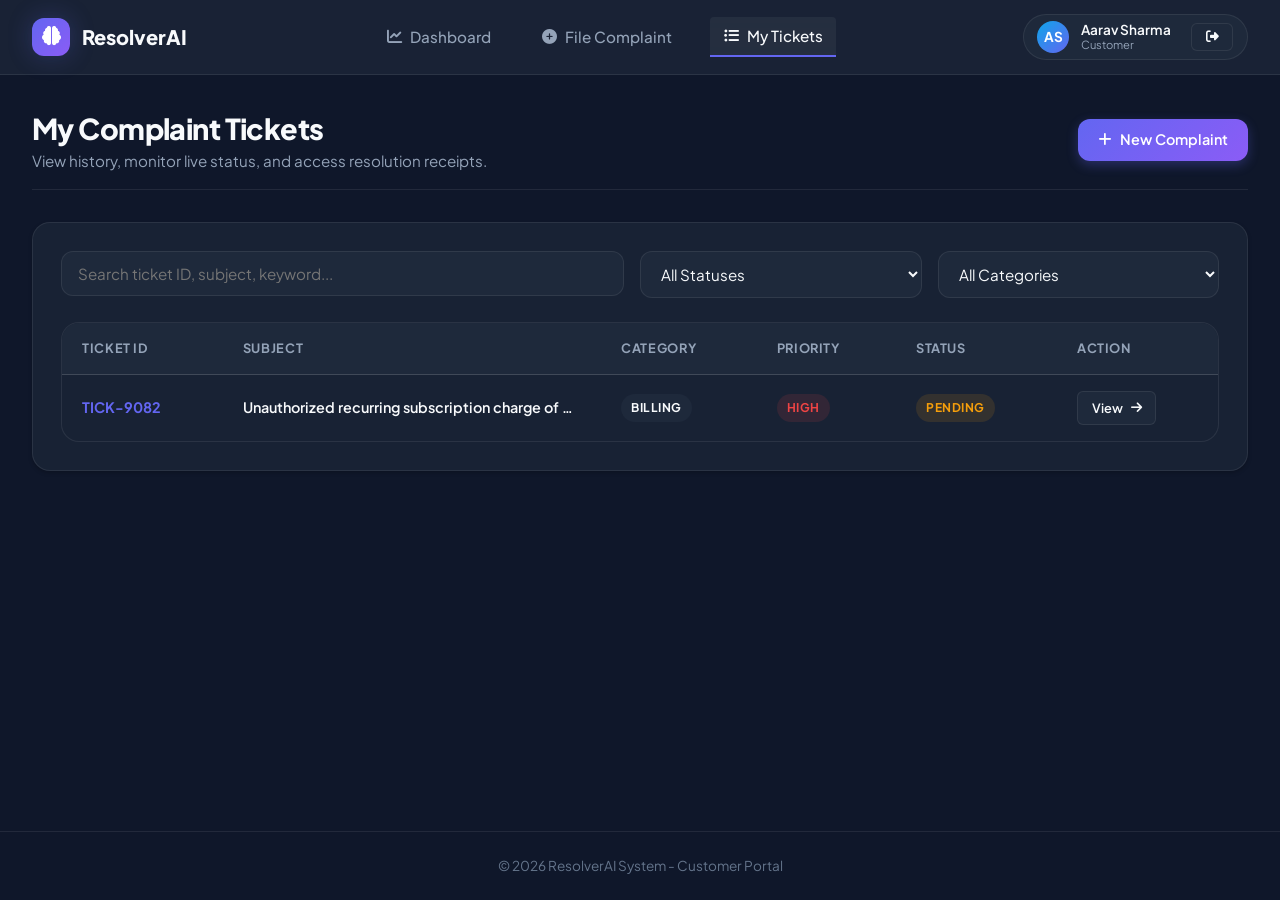
<file: frontend/customer/complaints.html>
<!DOCTYPE html>
<html lang="en">
<head>
    <meta charset="UTF-8">
    <meta name="viewport" content="width=device-width, initial-scale=1.0">
    <title>My Tickets - ResolverAI</title>
    <link rel="stylesheet" href="/frontend/css/style.css">
    <link rel="stylesheet" href="/frontend/css/dashboard.css">
    <link rel="stylesheet" href="/frontend/css/complaint.css">
    <link rel="stylesheet" href="https://cdnjs.cloudflare.com/ajax/libs/font-awesome/6.4.0/css/all.min.css">
</head>
<body>
    <nav class="navbar">
        <a href="/frontend/index.html" class="nav-brand">
            <div class="brand-logo"><i class="fas fa-brain"></i></div>
            <span>ResolverAI</span>
        </a>
        <ul class="nav-links">
            <li><a href="/frontend/customer/dashboard.html" class="nav-link"><i class="fas fa-chart-line"></i> Dashboard</a></li>
            <li><a href="/frontend/customer/create-complaint.html" class="nav-link"><i class="fas fa-plus-circle"></i> File Complaint</a></li>
            <li><a href="/frontend/customer/complaints.html" class="nav-link active"><i class="fas fa-list-ul"></i> My Tickets</a></li>
        </ul>
        <div id="userProfileNav"></div>
    </nav>

    <main class="container">
        <div class="dashboard-header">
            <div class="dashboard-title">
                <h1>My Complaint Tickets</h1>
                <p>View history, monitor live status, and access resolution receipts.</p>
            </div>
            <a href="/frontend/customer/create-complaint.html" class="btn btn-primary">
                <i class="fas fa-plus"></i> New Complaint
            </a>
        </div>

        <div class="card">
            <!-- Filter Bar -->
            <div style="display: flex; gap: 1rem; margin-bottom: 1.5rem; flex-wrap: wrap;">
                <div style="flex: 2; min-width: 240px;">
                    <input type="text" id="searchComplaintInput" class="form-control" placeholder="Search ticket ID, subject, keyword...">
                </div>
                <div style="flex: 1; min-width: 160px;">
                    <select id="statusFilterSelect" class="form-select">
                        <option value="All">All Statuses</option>
                        <option value="Pending">Pending</option>
                        <option value="In Progress">In Progress</option>
                        <option value="Resolved">Resolved</option>
                    </select>
                </div>
                <div style="flex: 1; min-width: 160px;">
                    <select id="categoryFilterSelect" class="form-select">
                        <option value="All">All Categories</option>
                        <option value="Billing">Billing</option>
                        <option value="Technical">Technical</option>
                        <option value="Delivery">Delivery</option>
                        <option value="Service">Service</option>
                    </select>
                </div>
            </div>

            <!-- Table -->
            <div class="table-container">
                <table class="complaint-table">
                    <thead>
                        <tr>
                            <th>Ticket ID</th>
                            <th>Subject</th>
                            <th>Category</th>
                            <th>Priority</th>
                            <th>Status</th>
                            <th>Action</th>
                        </tr>
                    </thead>
                    <tbody id="customerComplaintsFullTable">
                        <!-- Rendered by customer.js -->
                    </tbody>
                </table>
            </div>
        </div>
    </main>

    <footer>
        <p>&copy; 2026 ResolverAI System - Customer Portal</p>
    </footer>

    <script src="/frontend/js/api.js"></script>
    <script src="/frontend/js/auth.js"></script>
    <script src="/frontend/js/customer.js"></script>
    <script>
        document.addEventListener('DOMContentLoaded', () => {
            window.auth.requireRole('customer');
        });
    </script>
</body>
</html>
</file>
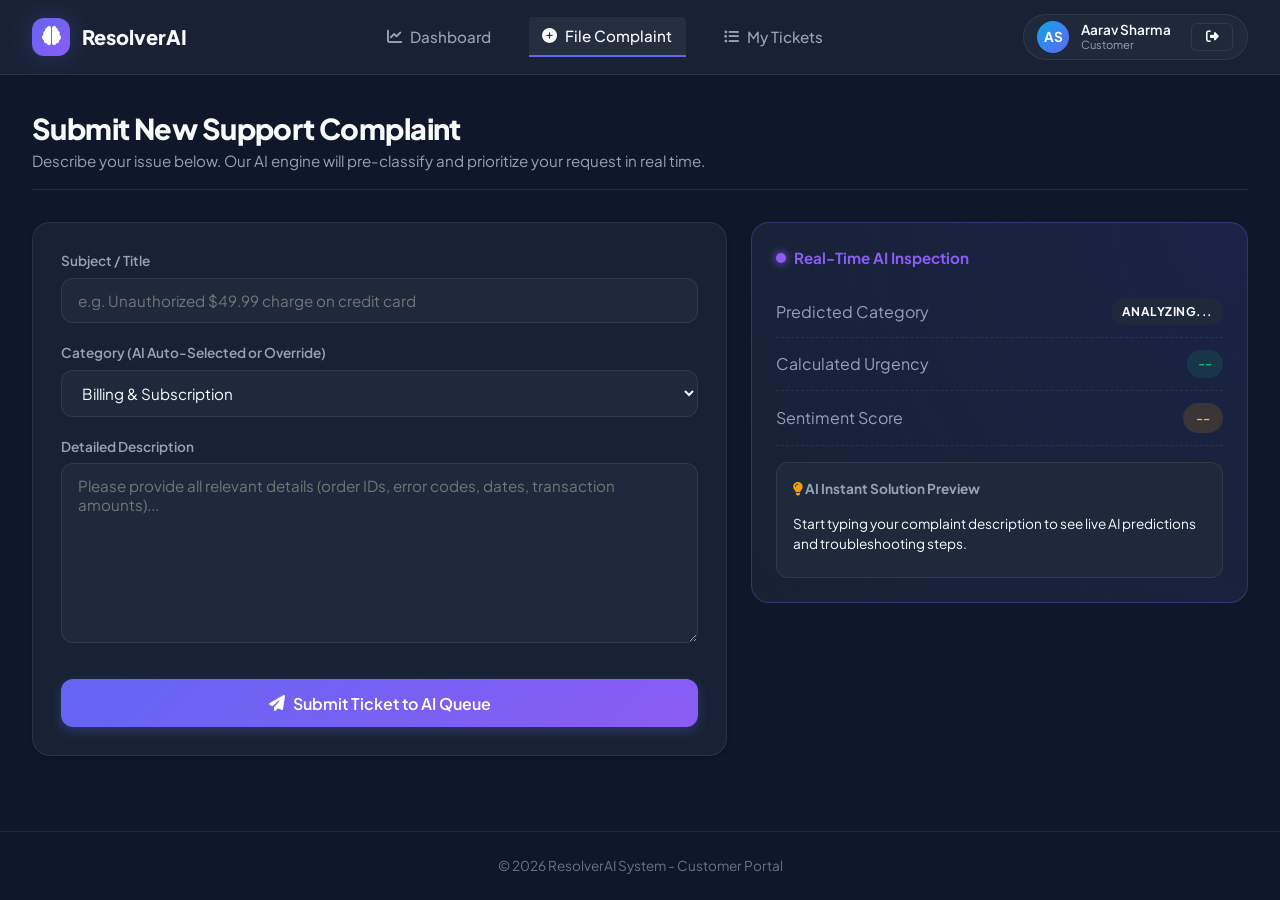
<file: frontend/customer/create-complaint.html>
<!DOCTYPE html>
<html lang="en">
<head>
    <meta charset="UTF-8">
    <meta name="viewport" content="width=device-width, initial-scale=1.0">
    <title>File a Complaint - ResolverAI</title>
    <link rel="stylesheet" href="/frontend/css/style.css">
    <link rel="stylesheet" href="/frontend/css/dashboard.css">
    <link rel="stylesheet" href="/frontend/css/complaint.css">
    <link rel="stylesheet" href="https://cdnjs.cloudflare.com/ajax/libs/font-awesome/6.4.0/css/all.min.css">
</head>
<body>
    <nav class="navbar">
        <a href="/frontend/index.html" class="nav-brand">
            <div class="brand-logo"><i class="fas fa-brain"></i></div>
            <span>ResolverAI</span>
        </a>
        <ul class="nav-links">
            <li><a href="/frontend/customer/dashboard.html" class="nav-link"><i class="fas fa-chart-line"></i> Dashboard</a></li>
            <li><a href="/frontend/customer/create-complaint.html" class="nav-link active"><i class="fas fa-plus-circle"></i> File Complaint</a></li>
            <li><a href="/frontend/customer/complaints.html" class="nav-link"><i class="fas fa-list-ul"></i> My Tickets</a></li>
        </ul>
        <div id="userProfileNav"></div>
    </nav>

    <main class="container">
        <div class="dashboard-header">
            <div class="dashboard-title">
                <h1>Submit New Support Complaint</h1>
                <p>Describe your issue below. Our AI engine will pre-classify and prioritize your request in real time.</p>
            </div>
        </div>

        <div class="grid-2" style="grid-template-columns: 1.4fr 1fr;">
            <!-- Complaint Submission Form -->
            <div class="card">
                <form id="createComplaintForm">
                    <div class="form-group">
                        <label class="form-label">Subject / Title</label>
                        <input type="text" id="subjectInput" class="form-control" placeholder="e.g. Unauthorized $49.99 charge on credit card" required>
                    </div>

                    <div class="form-group">
                        <label class="form-label">Category (AI Auto-Selected or Override)</label>
                        <select id="categorySelect" class="form-select">
                            <option value="Billing">Billing & Subscription</option>
                            <option value="Technical">Technical Bug / API Error</option>
                            <option value="Delivery">Delivery & Logistics</option>
                            <option value="Service">General Customer Service</option>
                        </select>
                    </div>

                    <div class="form-group">
                        <label class="form-label">Detailed Description</label>
                        <textarea id="descriptionInput" class="form-control" style="min-height: 180px;" placeholder="Please provide all relevant details (order IDs, error codes, dates, transaction amounts)..." required></textarea>
                    </div>

                    <button type="submit" class="btn btn-primary btn-lg btn-full" style="margin-top: 1rem;">
                        <i class="fas fa-paper-plane"></i> Submit Ticket to AI Queue
                    </button>
                </form>
            </div>

            <!-- Real-time AI Assistant Feedback Panel -->
            <div>
                <div class="ai-preview-card">
                    <div class="ai-pulse-header">
                        <div class="ai-pulse-dot"></div>
                        <span>Real-Time AI Inspection</span>
                    </div>

                    <div class="ai-stat-row">
                        <span class="text-muted">Predicted Category</span>
                        <span id="aiCategoryBadge" class="badge" style="background: var(--bg-surface);">Analyzing...</span>
                    </div>

                    <div class="ai-stat-row">
                        <span class="text-muted">Calculated Urgency</span>
                        <span id="aiPriorityBadge" class="badge badge-low">--</span>
                    </div>

                    <div class="ai-stat-row">
                        <span class="text-muted">Sentiment Score</span>
                        <span id="aiSentimentBadge" class="sentiment-pill sentiment-neutral">--</span>
                    </div>

                    <div class="ai-solutions-box">
                        <div class="ai-solutions-title">
                            <i class="fas fa-lightbulb text-warning"></i> AI Instant Solution Preview
                        </div>
                        <ul id="aiSolutionsList" style="list-style: none;">
                            <li class="ai-solution-item">Start typing your complaint description to see live AI predictions and troubleshooting steps.</li>
                        </ul>
                    </div>
                </div>
            </div>
        </div>
    </main>

    <footer>
        <p>&copy; 2026 ResolverAI System - Customer Portal</p>
    </footer>

    <script src="/frontend/js/api.js"></script>
    <script src="/frontend/js/auth.js"></script>
    <script src="/frontend/js/complain.js"></script>
    <script>
        document.addEventListener('DOMContentLoaded', () => {
            window.auth.requireRole('customer');
        });
    </script>
</body>
</html>
</file>
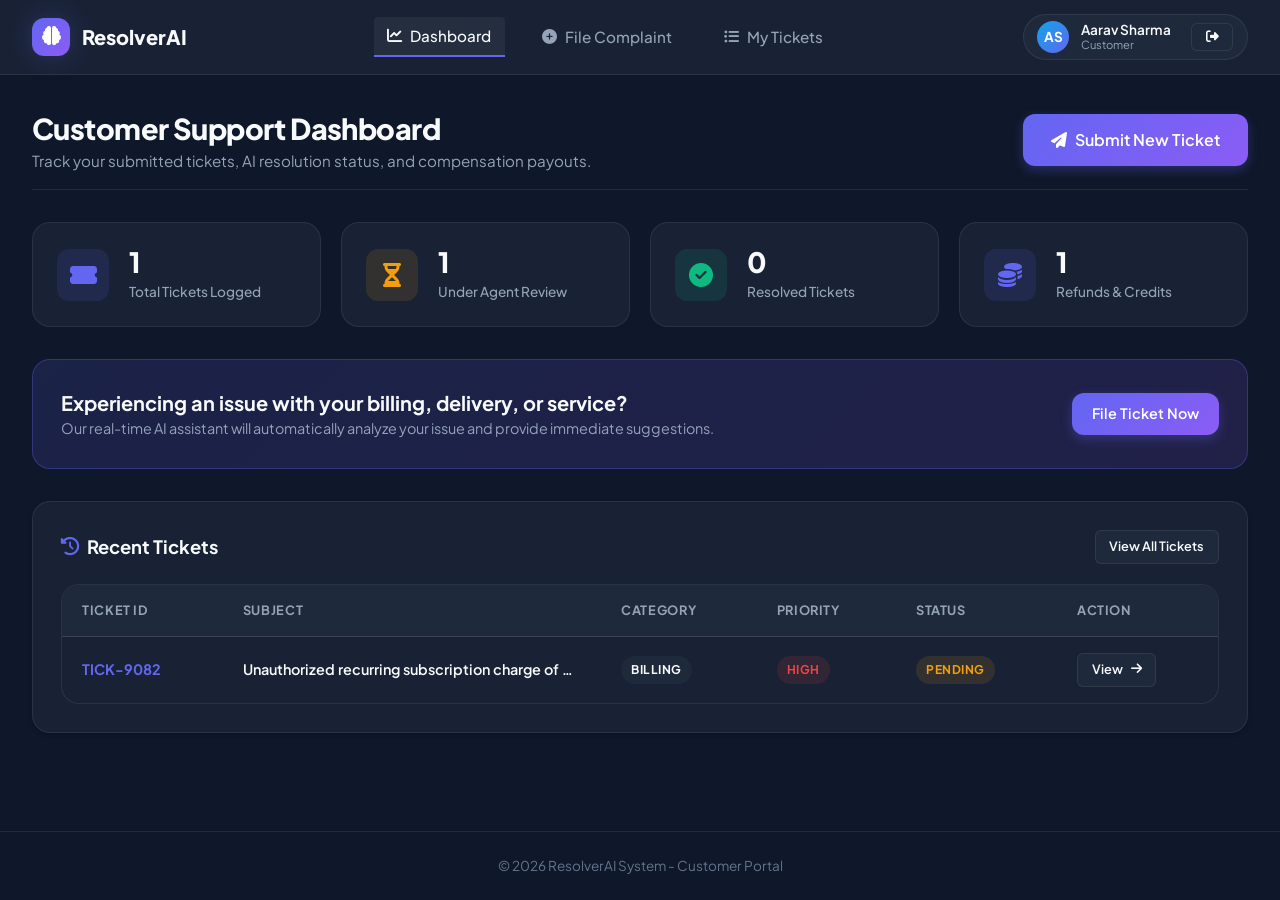
<file: frontend/customer/dashboard.html>
<!DOCTYPE html>
<html lang="en">
<head>
    <meta charset="UTF-8">
    <meta name="viewport" content="width=device-width, initial-scale=1.0">
    <title>Customer Dashboard - ResolverAI</title>
    <link rel="stylesheet" href="/frontend/css/style.css">
    <link rel="stylesheet" href="/frontend/css/dashboard.css">
    <link rel="stylesheet" href="/frontend/css/complaint.css">
    <link rel="stylesheet" href="https://cdnjs.cloudflare.com/ajax/libs/font-awesome/6.4.0/css/all.min.css">
</head>
<body>
    <nav class="navbar">
        <a href="/frontend/index.html" class="nav-brand">
            <div class="brand-logo"><i class="fas fa-brain"></i></div>
            <span>ResolverAI</span>
        </a>
        <ul class="nav-links">
            <li><a href="/frontend/customer/dashboard.html" class="nav-link active"><i class="fas fa-chart-line"></i> Dashboard</a></li>
            <li><a href="/frontend/customer/create-complaint.html" class="nav-link"><i class="fas fa-plus-circle"></i> File Complaint</a></li>
            <li><a href="/frontend/customer/complaints.html" class="nav-link"><i class="fas fa-list-ul"></i> My Tickets</a></li>
        </ul>
        <div id="userProfileNav"></div>
    </nav>

    <main class="container">
        <div class="dashboard-header">
            <div class="dashboard-title">
                <h1>Customer Support Dashboard</h1>
                <p>Track your submitted tickets, AI resolution status, and compensation payouts.</p>
            </div>
            <a href="/frontend/customer/create-complaint.html" class="btn btn-primary btn-lg">
                <i class="fas fa-paper-plane"></i> Submit New Ticket
            </a>
        </div>

        <!-- Metric KPI Cards -->
        <section class="stats-grid">
            <div class="stat-card">
                <div class="stat-icon primary"><i class="fas fa-ticket-alt"></i></div>
                <div class="stat-info">
                    <span class="stat-value" id="statTotalComplaints">0</span>
                    <span class="stat-label">Total Tickets Logged</span>
                </div>
            </div>
            <div class="stat-card">
                <div class="stat-icon warning"><i class="fas fa-hourglass-half"></i></div>
                <div class="stat-info">
                    <span class="stat-value" id="statPendingComplaints">0</span>
                    <span class="stat-label">Under Agent Review</span>
                </div>
            </div>
            <div class="stat-card">
                <div class="stat-icon success"><i class="fas fa-check-circle"></i></div>
                <div class="stat-info">
                    <span class="stat-value" id="statResolvedComplaints">0</span>
                    <span class="stat-label">Resolved Tickets</span>
                </div>
            </div>
            <div class="stat-card">
                <div class="stat-icon primary"><i class="fas fa-coins"></i></div>
                <div class="stat-info">
                    <span class="stat-value" id="statRefundsCount">0</span>
                    <span class="stat-label">Refunds & Credits</span>
                </div>
            </div>
        </section>

        <!-- Banner for Quick Submission -->
        <section class="action-banner">
            <div class="action-banner-text">
                <h2>Experiencing an issue with your billing, delivery, or service?</h2>
                <p>Our real-time AI assistant will automatically analyze your issue and provide immediate suggestions.</p>
            </div>
            <a href="/frontend/customer/create-complaint.html" class="btn btn-primary">
                File Ticket Now
            </a>
        </section>

        <!-- Recent Complaints Table -->
        <section class="card">
            <div class="card-header">
                <h2 class="card-title"><i class="fas fa-history text-primary"></i> Recent Tickets</h2>
                <a href="/frontend/customer/complaints.html" class="btn btn-sm btn-secondary">View All Tickets</a>
            </div>
            <div class="table-container">
                <table class="complaint-table">
                    <thead>
                        <tr>
                            <th>Ticket ID</th>
                            <th>Subject</th>
                            <th>Category</th>
                            <th>Priority</th>
                            <th>Status</th>
                            <th>Action</th>
                        </tr>
                    </thead>
                    <tbody id="customerRecentTable">
                        <!-- Loaded dynamically via customer.js -->
                    </tbody>
                </table>
            </div>
        </section>
    </main>

    <footer>
        <p>&copy; 2026 ResolverAI System - Customer Portal</p>
    </footer>

    <script src="/frontend/js/api.js"></script>
    <script src="/frontend/js/auth.js"></script>
    <script src="/frontend/js/customer.js"></script>
    <script>
        document.addEventListener('DOMContentLoaded', () => {
            window.auth.requireRole('customer');
        });
    </script>
</body>
</html>
</file>
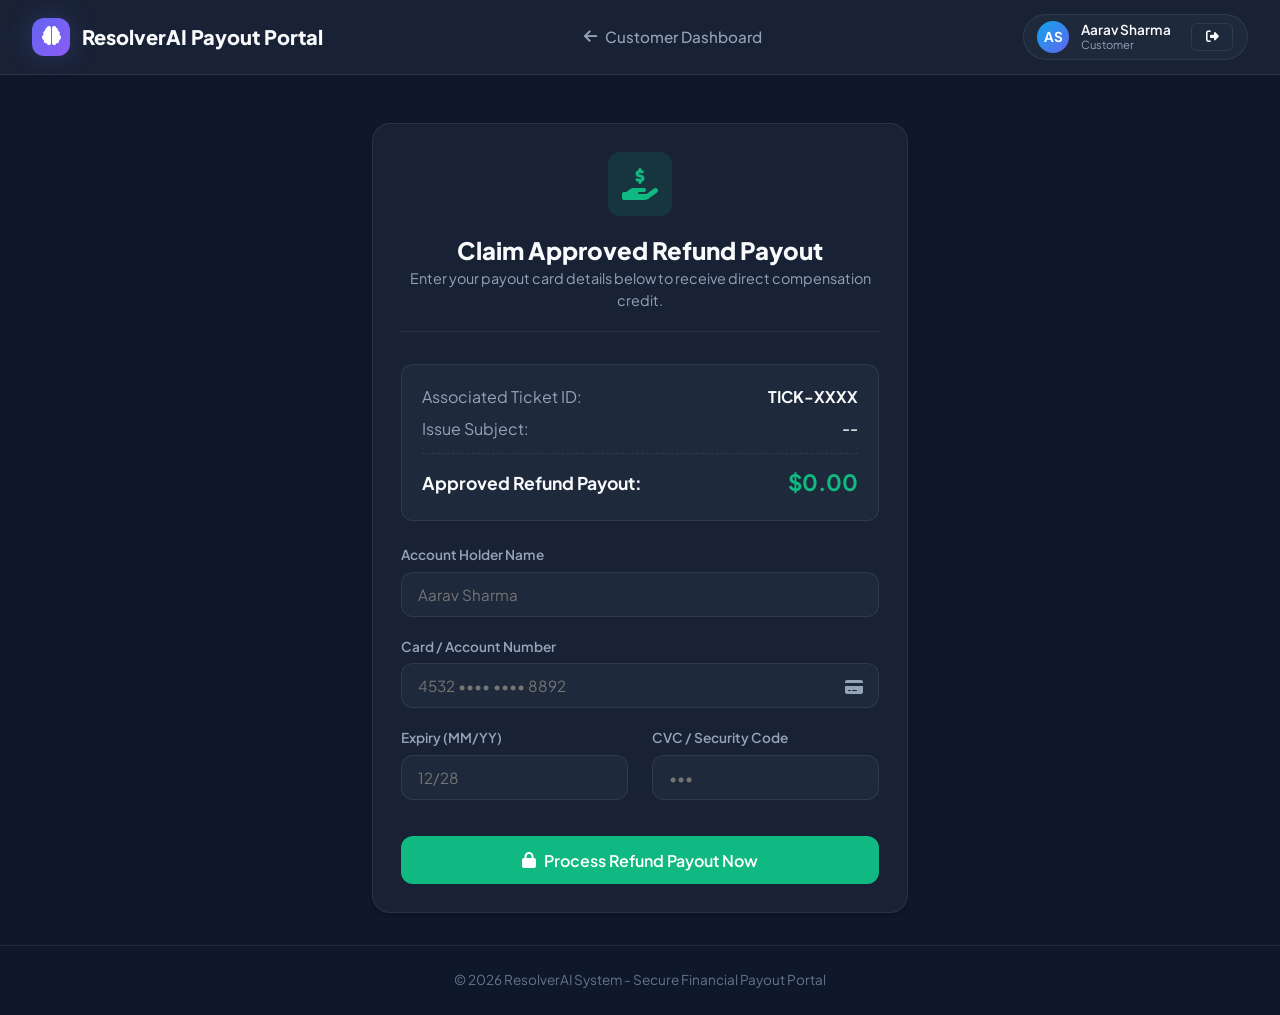
<file: frontend/payment/checkout.html>
<!DOCTYPE html>
<html lang="en">
<head>
    <meta charset="UTF-8">
    <meta name="viewport" content="width=device-width, initial-scale=1.0">
    <title>Claim Refund Payout - ResolverAI</title>
    <link rel="stylesheet" href="/frontend/css/style.css">
    <link rel="stylesheet" href="/frontend/css/dashboard.css">
    <link rel="stylesheet" href="https://cdnjs.cloudflare.com/ajax/libs/font-awesome/6.4.0/css/all.min.css">
</head>
<body>
    <nav class="navbar">
        <a href="/frontend/index.html" class="nav-brand">
            <div class="brand-logo"><i class="fas fa-brain"></i></div>
            <span>ResolverAI Payout Portal</span>
        </a>
        <ul class="nav-links">
            <li><a href="/frontend/customer/dashboard.html" class="nav-link"><i class="fas fa-arrow-left"></i> Customer Dashboard</a></li>
        </ul>
        <div id="userProfileNav"></div>
    </nav>

    <main class="container" style="max-width: 600px; padding-top: 3rem;">
        <div class="card">
            <div style="text-align: center; margin-bottom: 2rem; border-bottom: 1px solid var(--border-color); padding-bottom: 1.25rem;">
                <div class="stat-icon success" style="margin: 0 auto 1rem auto; width: 64px; height: 64px; font-size: 2rem;">
                    <i class="fas fa-hand-holding-usd"></i>
                </div>
                <h1 style="font-size: 1.5rem; font-weight: 800;">Claim Approved Refund Payout</h1>
                <p style="color: var(--text-muted); font-size: 0.9rem;">Enter your payout card details below to receive direct compensation credit.</p>
            </div>

            <!-- Refund Summary Box -->
            <div style="background: var(--bg-surface); border: 1px solid var(--border-color); border-radius: var(--radius-md); padding: 1.25rem; margin-bottom: 1.5rem;">
                <div class="flex-between" style="margin-bottom: 0.5rem;">
                    <span class="text-muted">Associated Ticket ID:</span>
                    <strong id="checkoutTicketId" class="ticket-id">TICK-XXXX</strong>
                </div>
                <div class="flex-between" style="margin-bottom: 0.75rem;">
                    <span class="text-muted">Issue Subject:</span>
                    <span id="checkoutSubject" style="font-size: 0.9rem; font-weight: 600;">--</span>
                </div>
                <div class="flex-between" style="border-top: 1px dashed var(--border-color); padding-top: 0.75rem; font-size: 1.1rem;">
                    <strong>Approved Refund Payout:</strong>
                    <strong id="checkoutRefundAmount" style="color: var(--success); font-size: 1.4rem;">$0.00</strong>
                </div>
            </div>

            <!-- Payout Card Form -->
            <form id="paymentForm">
                <div class="form-group">
                    <label class="form-label">Account Holder Name</label>
                    <input type="text" id="cardNameInput" class="form-control" placeholder="Aarav Sharma" required>
                </div>

                <div class="form-group">
                    <label class="form-label">Card / Account Number</label>
                    <div style="position: relative;">
                        <input type="text" id="cardNumberInput" class="form-control" placeholder="4532 •••• •••• 8892" required>
                        <i class="fas fa-credit-card" style="position: absolute; right: 1rem; top: 1rem; color: var(--text-muted);"></i>
                    </div>
                </div>

                <div class="grid-2">
                    <div class="form-group">
                        <label class="form-label">Expiry (MM/YY)</label>
                        <input type="text" id="cardExpiryInput" class="form-control" placeholder="12/28" required>
                    </div>
                    <div class="form-group">
                        <label class="form-label">CVC / Security Code</label>
                        <input type="password" id="cardCvcInput" class="form-control" placeholder="•••" maxLength="4" required>
                    </div>
                </div>

                <button type="submit" class="btn btn-success btn-lg btn-full" style="margin-top: 1rem;">
                    <i class="fas fa-lock"></i> Process Refund Payout Now
                </button>
            </form>
        </div>
    </main>

    <footer>
        <p>&copy; 2026 ResolverAI System - Secure Financial Payout Portal</p>
    </footer>

    <script src="/frontend/js/api.js"></script>
    <script src="/frontend/js/auth.js"></script>
    <script src="/frontend/js/payment.js"></script>
</body>
</html>
</file>
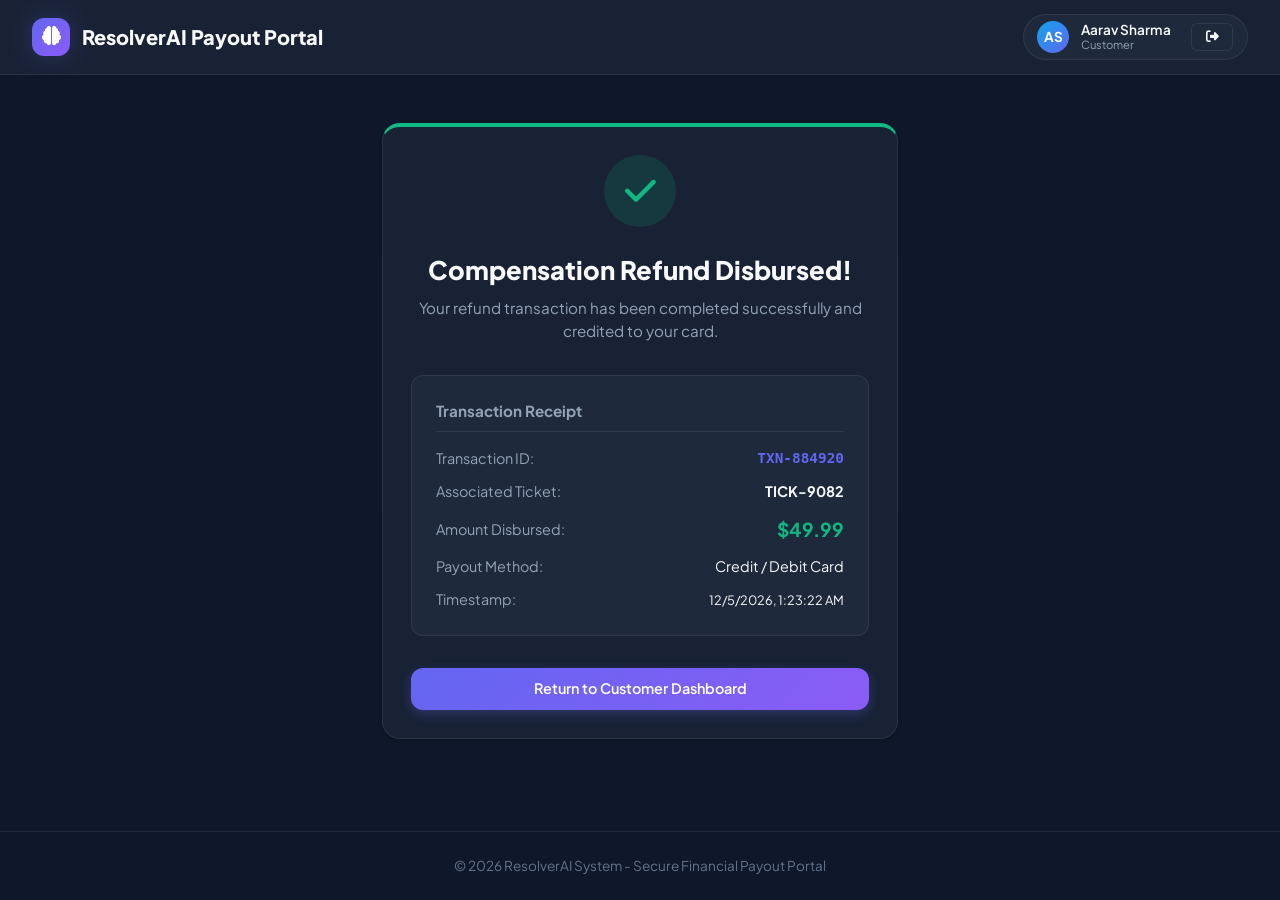
<file: frontend/payment/payment-status.html>
<!DOCTYPE html>
<html lang="en">
<head>
    <meta charset="UTF-8">
    <meta name="viewport" content="width=device-width, initial-scale=1.0">
    <title>Payout Receipt - ResolverAI</title>
    <link rel="stylesheet" href="/frontend/css/style.css">
    <link rel="stylesheet" href="/frontend/css/dashboard.css">
    <link rel="stylesheet" href="https://cdnjs.cloudflare.com/ajax/libs/font-awesome/6.4.0/css/all.min.css">
</head>
<body>
    <nav class="navbar">
        <a href="/frontend/index.html" class="nav-brand">
            <div class="brand-logo"><i class="fas fa-brain"></i></div>
            <span>ResolverAI Payout Portal</span>
        </a>
        <div id="userProfileNav"></div>
    </nav>

    <main class="container" style="max-width: 580px; padding-top: 3rem;">
        <div class="card" style="text-align: center; border-top: 4px solid var(--success);">
            <div style="width: 72px; height: 72px; background: rgba(16, 185, 129, 0.15); border-radius: 50%; color: var(--success); display: flex; align-items: center; justify-content: center; font-size: 2.2rem; margin: 0 auto 1.5rem auto;">
                <i class="fas fa-check"></i>
            </div>

            <h1 style="font-size: 1.6rem; font-weight: 800; margin-bottom: 0.5rem;">Compensation Refund Disbursed!</h1>
            <p style="color: var(--text-muted); font-size: 0.95rem; margin-bottom: 2rem;">Your refund transaction has been completed successfully and credited to your card.</p>

            <div style="background: var(--bg-surface); border: 1px solid var(--border-color); border-radius: var(--radius-md); padding: 1.5rem; text-align: left; margin-bottom: 2rem;">
                <h3 style="font-size: 0.95rem; font-weight: 700; color: var(--text-muted); margin-bottom: 1rem; border-bottom: 1px solid var(--border-color); padding-bottom: 0.5rem;">Transaction Receipt</h3>
                
                <div style="display: flex; flex-direction: column; gap: 0.75rem; font-size: 0.9rem;">
                    <div class="flex-between">
                        <span class="text-muted">Transaction ID:</span>
                        <strong id="statusTxnId" style="font-family: monospace; color: var(--primary);">TXN-XXXXXX</strong>
                    </div>
                    <div class="flex-between">
                        <span class="text-muted">Associated Ticket:</span>
                        <strong id="statusTicketId" class="ticket-id">TICK-XXXX</strong>
                    </div>
                    <div class="flex-between">
                        <span class="text-muted">Amount Disbursed:</span>
                        <strong id="statusAmount" style="color: var(--success); font-size: 1.2rem;">$0.00</strong>
                    </div>
                    <div class="flex-between">
                        <span class="text-muted">Payout Method:</span>
                        <span>Credit / Debit Card</span>
                    </div>
                    <div class="flex-between">
                        <span class="text-muted">Timestamp:</span>
                        <span id="statusTimestamp" class="text-subtle" style="font-size: 0.8rem;">--</span>
                    </div>
                </div>
            </div>

            <div style="display: flex; gap: 1rem;">
                <a href="/frontend/customer/dashboard.html" class="btn btn-primary btn-full">
                    Return to Customer Dashboard
                </a>
            </div>
        </div>
    </main>

    <footer>
        <p>&copy; 2026 ResolverAI System - Secure Financial Payout Portal</p>
    </footer>

    <script src="/frontend/js/api.js"></script>
    <script src="/frontend/js/auth.js"></script>
    <script src="/frontend/js/payment.js"></script>
</body>
</html>
</file>
<file: frontend/css/style.css>
/* AI Customer Complaint System - Modern UI Design System */
@import url('https://fonts.googleapis.com/css2?family=Plus+Jakarta+Sans:wght@300;400;500;600;700;800&display=swap');

:root {
    /* Color Palette */
    --primary: #6366f1;
    --primary-hover: #4f46e5;
    --primary-light: rgba(99, 102, 241, 0.12);
    --secondary: #0ea5e9;
    --accent: #8b5cf6;
    
    /* Status Colors */
    --success: #10b981;
    --success-light: rgba(16, 185, 129, 0.12);
    --warning: #f59e0b;
    --warning-light: rgba(245, 158, 11, 0.12);
    --danger: #ef4444;
    --danger-light: rgba(239, 68, 68, 0.12);
    --info: #3b82f6;
    --info-light: rgba(59, 130, 246, 0.12);

    /* Urgency & Sentiment */
    --urgency-high: #ef4444;
    --urgency-medium: #f59e0b;
    --urgency-low: #10b981;

    /* Theme Neutral Palette (Dark Premium Theme) */
    --bg-main: #0f172a;
    --bg-surface: #1e293b;
    --bg-card: #182234;
    --bg-glass: rgba(30, 41, 59, 0.7);
    --border-color: rgba(255, 255, 255, 0.08);
    --border-hover: rgba(99, 102, 241, 0.4);
    
    --text-main: #f8fafc;
    --text-muted: #94a3b8;
    --text-subtle: #64748b;

    /* Layout & Shadows */
    --radius-sm: 6px;
    --radius-md: 12px;
    --radius-lg: 18px;
    --radius-xl: 24px;

    --shadow-sm: 0 2px 4px rgba(0, 0, 0, 0.2);
    --shadow-md: 0 8px 16px rgba(0, 0, 0, 0.25);
    --shadow-lg: 0 16px 32px rgba(0, 0, 0, 0.35);
    --shadow-glow: 0 0 25px rgba(99, 102, 241, 0.25);

    --transition-fast: 0.2s cubic-bezier(0.4, 0, 0.2, 1);
    --transition-smooth: 0.3s cubic-bezier(0.4, 0, 0.2, 1);
}

/* Light Theme overrides when class .light-theme is present */
.light-theme {
    --bg-main: #f8fafc;
    --bg-surface: #ffffff;
    --bg-card: #ffffff;
    --bg-glass: rgba(255, 255, 255, 0.85);
    --border-color: #e2e8f0;
    --border-hover: #cbd5e1;
    --text-main: #0f172a;
    --text-muted: #64748b;
    --text-subtle: #94a3b8;
    --shadow-sm: 0 1px 3px rgba(0,0,0,0.05);
    --shadow-md: 0 4px 12px rgba(0,0,0,0.08);
    --shadow-lg: 0 12px 24px rgba(0,0,0,0.12);
}

* {
    margin: 0;
    padding: 0;
    box-sizing: border-box;
    font-family: 'Plus Jakarta Sans', -apple-system, BlinkMacSystemFont, sans-serif;
}

body {
    background-color: var(--bg-main);
    color: var(--text-main);
    min-height: 100vh;
    display: flex;
    flex-direction: column;
    overflow-x: hidden;
    line-height: 1.5;
}

a {
    color: var(--primary);
    text-decoration: none;
    transition: color var(--transition-fast);
}

a:hover {
    color: var(--primary-hover);
}

/* Navbar Component */
.navbar {
    background: var(--bg-glass);
    backdrop-filter: blur(16px);
    -webkit-backdrop-filter: blur(16px);
    border-bottom: 1px solid var(--border-color);
    position: sticky;
    top: 0;
    z-index: 1000;
    padding: 0.85rem 2rem;
    display: flex;
    justify-content: space-between;
    align-items: center;
}

.nav-brand {
    display: flex;
    align-items: center;
    gap: 0.75rem;
    font-weight: 800;
    font-size: 1.25rem;
    color: var(--text-main);
}

.nav-brand .brand-logo {
    width: 38px;
    height: 38px;
    background: linear-gradient(135deg, var(--primary), var(--accent));
    border-radius: var(--radius-md);
    display: flex;
    align-items: center;
    justify-content: center;
    color: #fff;
    font-size: 1.2rem;
    box-shadow: var(--shadow-glow);
}

.nav-links {
    display: flex;
    align-items: center;
    gap: 1.5rem;
    list-style: none;
}

.nav-link {
    color: var(--text-muted);
    font-weight: 500;
    font-size: 0.95rem;
    padding: 0.5rem 0.85rem;
    border-radius: var(--radius-sm);
    transition: all var(--transition-fast);
    display: flex;
    align-items: center;
    gap: 0.5rem;
}

.nav-link:hover, .nav-link.active {
    color: var(--text-main);
    background: rgba(255, 255, 255, 0.05);
}

.nav-link.active {
    border-bottom: 2px solid var(--primary);
    border-radius: 4px 4px 0 0;
}

.user-profile-badge {
    display: flex;
    align-items: center;
    gap: 0.75rem;
    background: var(--bg-surface);
    padding: 0.4rem 0.85rem;
    border-radius: 9999px;
    border: 1px solid var(--border-color);
}

.avatar {
    width: 32px;
    height: 32px;
    border-radius: 50%;
    background: linear-gradient(135deg, var(--secondary), var(--primary));
    color: #fff;
    display: flex;
    align-items: center;
    justify-content: center;
    font-weight: 700;
    font-size: 0.85rem;
}

.user-info {
    display: flex;
    flex-direction: column;
    line-height: 1.2;
}

.user-name {
    font-size: 0.85rem;
    font-weight: 600;
}

.user-role {
    font-size: 0.7rem;
    color: var(--text-muted);
    text-transform: capitalize;
}

/* Common Container & Card Layouts */
.container {
    width: 100%;
    max-width: 1280px;
    margin: 0 auto;
    padding: 2rem;
    flex: 1;
}

.card {
    background: var(--bg-card);
    border: 1px solid var(--border-color);
    border-radius: var(--radius-lg);
    padding: 1.75rem;
    box-shadow: var(--shadow-sm);
    transition: all var(--transition-smooth);
}

.card:hover {
    border-color: var(--border-hover);
    box-shadow: var(--shadow-md);
}

.card-header {
    display: flex;
    align-items: center;
    justify-content: space-between;
    margin-bottom: 1.25rem;
}

.card-title {
    font-size: 1.15rem;
    font-weight: 700;
    display: flex;
    align-items: center;
    gap: 0.5rem;
}

/* Button System */
.btn {
    display: inline-flex;
    align-items: center;
    justify-content: center;
    gap: 0.5rem;
    padding: 0.65rem 1.25rem;
    border-radius: var(--radius-md);
    font-weight: 600;
    font-size: 0.9rem;
    cursor: pointer;
    border: none;
    outline: none;
    transition: all var(--transition-fast);
}

.btn-primary {
    background: linear-gradient(135deg, var(--primary), var(--accent));
    color: #ffffff;
    box-shadow: 0 4px 12px rgba(99, 102, 241, 0.3);
}

.btn-primary:hover {
    transform: translateY(-2px);
    box-shadow: 0 6px 18px rgba(99, 102, 241, 0.45);
}

.btn-secondary {
    background: var(--bg-surface);
    color: var(--text-main);
    border: 1px solid var(--border-color);
}

.btn-secondary:hover {
    background: rgba(255, 255, 255, 0.08);
    border-color: var(--border-hover);
}

.btn-success {
    background: var(--success);
    color: #ffffff;
}

.btn-success:hover {
    opacity: 0.9;
    transform: translateY(-1px);
}

.btn-danger {
    background: var(--danger);
    color: #ffffff;
}

.btn-danger:hover {
    opacity: 0.9;
}

.btn-sm {
    padding: 0.4rem 0.85rem;
    font-size: 0.8rem;
    border-radius: var(--radius-sm);
}

.btn-lg {
    padding: 0.85rem 1.75rem;
    font-size: 1rem;
    border-radius: var(--radius-md);
}

.btn-full {
    width: 100%;
}

/* Form Controls */
.form-group {
    margin-bottom: 1.25rem;
    display: flex;
    flex-direction: column;
    gap: 0.4rem;
}

.form-label {
    font-size: 0.85rem;
    font-weight: 600;
    color: var(--text-muted);
}

.form-control {
    width: 100%;
    padding: 0.75rem 1rem;
    background: var(--bg-surface);
    border: 1px solid var(--border-color);
    border-radius: var(--radius-md);
    color: var(--text-main);
    font-size: 0.95rem;
    outline: none;
    transition: border-color var(--transition-fast), box-shadow var(--transition-fast);
}

.form-control:focus {
    border-color: var(--primary);
    box-shadow: 0 0 0 3px var(--primary-light);
}

textarea.form-control {
    resize: vertical;
    min-height: 110px;
}

.form-select {
    width: 100%;
    padding: 0.75rem 1rem;
    background: var(--bg-surface);
    border: 1px solid var(--border-color);
    border-radius: var(--radius-md);
    color: var(--text-main);
    font-size: 0.95rem;
    outline: none;
    cursor: pointer;
}

.form-select option {
    background: var(--bg-surface);
    color: var(--text-main);
}

/* Status Badges */
.badge {
    display: inline-flex;
    align-items: center;
    gap: 0.35rem;
    padding: 0.3rem 0.65rem;
    border-radius: 9999px;
    font-size: 0.75rem;
    font-weight: 700;
    text-transform: uppercase;
    letter-spacing: 0.04em;
}

.badge-pending {
    background: var(--warning-light);
    color: var(--warning);
}

.badge-in_progress, .badge-in-progress {
    background: var(--info-light);
    color: var(--info);
}

.badge-resolved {
    background: var(--success-light);
    color: var(--success);
}

.badge-escalated, .badge-high {
    background: var(--danger-light);
    color: var(--danger);
}

.badge-medium {
    background: var(--warning-light);
    color: var(--warning);
}

.badge-low {
    background: var(--success-light);
    color: var(--success);
}

/* Sentiment Meter Widget */
.sentiment-pill {
    display: inline-flex;
    align-items: center;
    gap: 0.5rem;
    padding: 0.35rem 0.8rem;
    border-radius: 9999px;
    font-size: 0.8rem;
    font-weight: 600;
}

.sentiment-positive {
    background: rgba(16, 185, 129, 0.15);
    color: #34d399;
}

.sentiment-neutral {
    background: rgba(245, 158, 11, 0.15);
    color: #fbbf24;
}

.sentiment-negative {
    background: rgba(239, 68, 68, 0.15);
    color: #f87171;
}

/* Toast Notifications */
.toast-container {
    position: fixed;
    bottom: 2rem;
    right: 2rem;
    z-index: 9999;
    display: flex;
    flex-direction: column;
    gap: 0.75rem;
}

.toast {
    background: var(--bg-surface);
    color: var(--text-main);
    border: 1px solid var(--border-color);
    padding: 1rem 1.25rem;
    border-radius: var(--radius-md);
    box-shadow: var(--shadow-lg);
    display: flex;
    align-items: center;
    gap: 0.75rem;
    animation: slideInRight 0.3s ease;
    min-width: 280px;
}

.toast-success { border-left: 4px solid var(--success); }
.toast-error { border-left: 4px solid var(--danger); }
.toast-info { border-left: 4px solid var(--primary); }

@keyframes slideInRight {
    from { transform: translateX(100%); opacity: 0; }
    to { transform: translateX(0); opacity: 1; }
}

/* Footer */
footer {
    border-top: 1px solid var(--border-color);
    padding: 1.5rem 2rem;
    text-align: center;
    color: var(--text-subtle);
    font-size: 0.85rem;
    background: var(--bg-main);
    margin-top: auto;
}

/* Utilities */
.text-muted { color: var(--text-muted); }
.text-success { color: var(--success); }
.text-danger { color: var(--danger); }
.text-warning { color: var(--warning); }
.text-primary { color: var(--primary); }

.flex-between { display: flex; justify-content: space-between; align-items: center; }
.flex-gap { display: flex; gap: 1rem; align-items: center; }
.grid-2 { display: grid; grid-template-columns: repeat(2, 1fr); gap: 1.5rem; }
.grid-3 { display: grid; grid-template-columns: repeat(3, 1fr); gap: 1.5rem; }
.grid-4 { display: grid; grid-template-columns: repeat(4, 1fr); gap: 1.5rem; }

@media (max-width: 900px) {
    .grid-2, .grid-3, .grid-4 { grid-template-columns: 1fr; }
    .container { padding: 1rem; }
    .navbar { flex-direction: column; gap: 1rem; padding: 1rem; }
}
</file>
<file: frontend/css/dashboard.css>
/* Dashboard Specific Styles */
.dashboard-header {
    display: flex;
    justify-content: space-between;
    align-items: center;
    margin-bottom: 2rem;
    padding-bottom: 1rem;
    border-bottom: 1px solid var(--border-color);
}

.dashboard-title h1 {
    font-size: 1.8rem;
    font-weight: 800;
    letter-spacing: -0.02em;
}

.dashboard-title p {
    color: var(--text-muted);
    font-size: 0.95rem;
}

.stats-grid {
    display: grid;
    grid-template-columns: repeat(auto-fit, minmax(240px, 1fr));
    gap: 1.25rem;
    margin-bottom: 2rem;
}

.stat-card {
    background: var(--bg-card);
    border: 1px solid var(--border-color);
    border-radius: var(--radius-lg);
    padding: 1.5rem;
    display: flex;
    align-items: center;
    gap: 1.25rem;
    position: relative;
    overflow: hidden;
    transition: transform var(--transition-fast), border-color var(--transition-fast);
}

.stat-card:hover {
    transform: translateY(-3px);
    border-color: var(--primary);
}

.stat-icon {
    width: 52px;
    height: 52px;
    border-radius: var(--radius-md);
    display: flex;
    align-items: center;
    justify-content: center;
    font-size: 1.5rem;
    flex-shrink: 0;
}

.stat-icon.primary { background: var(--primary-light); color: var(--primary); }
.stat-icon.warning { background: var(--warning-light); color: var(--warning); }
.stat-icon.success { background: var(--success-light); color: var(--success); }
.stat-icon.danger { background: var(--danger-light); color: var(--danger); }

.stat-info {
    display: flex;
    flex-direction: column;
}

.stat-value {
    font-size: 1.75rem;
    font-weight: 800;
    line-height: 1.1;
}

.stat-label {
    font-size: 0.85rem;
    color: var(--text-muted);
    font-weight: 500;
    margin-top: 0.25rem;
}

.stat-trend {
    font-size: 0.75rem;
    font-weight: 600;
    display: flex;
    align-items: center;
    gap: 0.25rem;
    margin-top: 0.35rem;
}

.stat-trend.up { color: var(--success); }
.stat-trend.down { color: var(--danger); }

/* Quick Action Bar */
.action-banner {
    background: linear-gradient(135deg, rgba(99, 102, 241, 0.15), rgba(139, 92, 246, 0.15));
    border: 1px solid rgba(99, 102, 241, 0.3);
    border-radius: var(--radius-lg);
    padding: 1.75rem;
    margin-bottom: 2rem;
    display: flex;
    align-items: center;
    justify-content: space-between;
}

.action-banner-text h2 {
    font-size: 1.25rem;
    font-weight: 700;
}

.action-banner-text p {
    color: var(--text-muted);
    font-size: 0.9rem;
}

/* Recent Activity List */
.activity-list {
    display: flex;
    flex-direction: column;
    gap: 1rem;
}

.activity-item {
    display: flex;
    align-items: flex-start;
    gap: 1rem;
    padding: 1rem;
    background: var(--bg-surface);
    border-radius: var(--radius-md);
    border: 1px solid var(--border-color);
}

.activity-badge-dot {
    width: 10px;
    height: 10px;
    border-radius: 50%;
    margin-top: 0.4rem;
    flex-shrink: 0;
}

.activity-content {
    flex: 1;
}

.activity-title {
    font-size: 0.9rem;
    font-weight: 600;
}

.activity-desc {
    font-size: 0.8rem;
    color: var(--text-muted);
    margin-top: 0.2rem;
}

.activity-time {
    font-size: 0.75rem;
    color: var(--text-subtle);
}

/* Analytics Chart Mock Placeholder */
.chart-container {
    height: 220px;
    width: 100%;
    display: flex;
    align-items: flex-end;
    gap: 1.5rem;
    padding: 1rem 0;
}

.chart-bar-group {
    flex: 1;
    display: flex;
    flex-direction: column;
    align-items: center;
    gap: 0.5rem;
    height: 100%;
    justify-content: flex-end;
}

.chart-bar {
    width: 100%;
    max-width: 40px;
    background: linear-gradient(180deg, var(--primary), var(--accent));
    border-radius: 6px 6px 0 0;
    transition: height 0.5s cubic-bezier(0.4, 0, 0.2, 1);
}

.chart-bar-label {
    font-size: 0.75rem;
    color: var(--text-muted);
}
</file>
<file: frontend/css/complaint.css>
/* Complaint Management & Ticket Layout Styles */

/* Complaint Data Table */
.table-container {
    width: 100%;
    overflow-x: auto;
    border-radius: var(--radius-lg);
    border: 1px solid var(--border-color);
    background: var(--bg-card);
}

.complaint-table {
    width: 100%;
    border-collapse: collapse;
    text-align: left;
    font-size: 0.9rem;
}

.complaint-table th {
    background: var(--bg-surface);
    padding: 1rem 1.25rem;
    font-weight: 700;
    color: var(--text-muted);
    font-size: 0.8rem;
    text-transform: uppercase;
    letter-spacing: 0.05em;
    border-bottom: 1px solid var(--border-color);
}

.complaint-table td {
    padding: 1rem 1.25rem;
    border-bottom: 1px solid var(--border-color);
    color: var(--text-main);
}

.complaint-table tr:last-child td {
    border-bottom: none;
}

.complaint-table tr:hover td {
    background: rgba(255, 255, 255, 0.02);
}

.ticket-id {
    font-family: monospace;
    font-weight: 700;
    color: var(--primary);
}

.ticket-subject {
    font-weight: 600;
    max-width: 280px;
    white-space: nowrap;
    overflow: hidden;
    text-overflow: ellipsis;
}

/* AI Predictor Preview Card (Create Complaint Page) */
.ai-preview-card {
    background: radial-gradient(circle at top right, rgba(99, 102, 241, 0.15), var(--bg-card));
    border: 1px solid rgba(99, 102, 241, 0.3);
    border-radius: var(--radius-lg);
    padding: 1.5rem;
    position: relative;
}

.ai-pulse-header {
    display: flex;
    align-items: center;
    gap: 0.5rem;
    color: var(--accent);
    font-weight: 700;
    font-size: 0.95rem;
    margin-bottom: 1rem;
}

.ai-pulse-dot {
    width: 10px;
    height: 10px;
    background-color: var(--accent);
    border-radius: 50%;
    box-shadow: 0 0 10px var(--accent);
    animation: pulse 1.5s infinite;
}

@keyframes pulse {
    0% { opacity: 0.4; transform: scale(0.9); }
    50% { opacity: 1; transform: scale(1.1); }
    100% { opacity: 0.4; transform: scale(0.9); }
}

.ai-stat-row {
    display: flex;
    justify-content: space-between;
    align-items: center;
    padding: 0.75rem 0;
    border-bottom: 1px dashed var(--border-color);
}

.ai-stat-row:last-child {
    border-bottom: none;
}

.ai-solutions-box {
    margin-top: 1rem;
    background: var(--bg-surface);
    padding: 1rem;
    border-radius: var(--radius-md);
    border: 1px solid var(--border-color);
}

.ai-solutions-title {
    font-weight: 700;
    font-size: 0.85rem;
    margin-bottom: 0.5rem;
    color: var(--text-muted);
}

.ai-solution-item {
    font-size: 0.85rem;
    padding: 0.4rem 0;
    display: flex;
    align-items: flex-start;
    gap: 0.5rem;
}

/* Detailed Ticket Chat View */
.ticket-detail-grid {
    display: grid;
    grid-template-columns: 2fr 1fr;
    gap: 1.5rem;
}

.chat-history {
    display: flex;
    flex-direction: column;
    gap: 1rem;
    margin-bottom: 1.5rem;
    max-height: 450px;
    overflow-y: auto;
    padding-right: 0.5rem;
}

.message-bubble {
    display: flex;
    flex-direction: column;
    max-width: 80%;
    padding: 1rem 1.25rem;
    border-radius: var(--radius-md);
    font-size: 0.9rem;
    position: relative;
}

.message-user {
    align-self: flex-end;
    background: var(--primary);
    color: #ffffff;
    border-bottom-right-radius: 2px;
}

.message-agent {
    align-self: flex-start;
    background: var(--bg-surface);
    color: var(--text-main);
    border: 1px solid var(--border-color);
    border-bottom-left-radius: 2px;
}

.message-ai {
    align-self: flex-start;
    background: linear-gradient(135deg, rgba(139, 92, 246, 0.15), rgba(99, 102, 241, 0.15));
    border: 1px solid rgba(139, 92, 246, 0.3);
    color: var(--text-main);
}

.message-header {
    display: flex;
    justify-content: space-between;
    font-size: 0.75rem;
    margin-bottom: 0.4rem;
    opacity: 0.8;
}

.message-sender { font-weight: 700; }
.message-time { font-size: 0.7rem; }

/* Timeline Step Tracker */
.timeline {
    position: relative;
    padding-left: 1.5rem;
    margin: 1.5rem 0;
}

.timeline::before {
    content: '';
    position: absolute;
    left: 6px;
    top: 0;
    bottom: 0;
    width: 2px;
    background: var(--border-color);
}

.timeline-item {
    position: relative;
    margin-bottom: 1.25rem;
}

.timeline-dot {
    position: absolute;
    left: -1.5rem;
    top: 4px;
    width: 14px;
    height: 14px;
    border-radius: 50%;
    background: var(--bg-card);
    border: 2px solid var(--text-muted);
}

.timeline-item.completed .timeline-dot {
    background: var(--success);
    border-color: var(--success);
}

.timeline-item.active .timeline-dot {
    background: var(--primary);
    border-color: var(--primary);
    box-shadow: 0 0 10px var(--primary);
}

.timeline-title {
    font-weight: 700;
    font-size: 0.85rem;
}

.timeline-date {
    font-size: 0.75rem;
    color: var(--text-muted);
}

@media (max-width: 900px) {
    .ticket-detail-grid {
        grid-template-columns: 1fr;
    }
}
</file>
